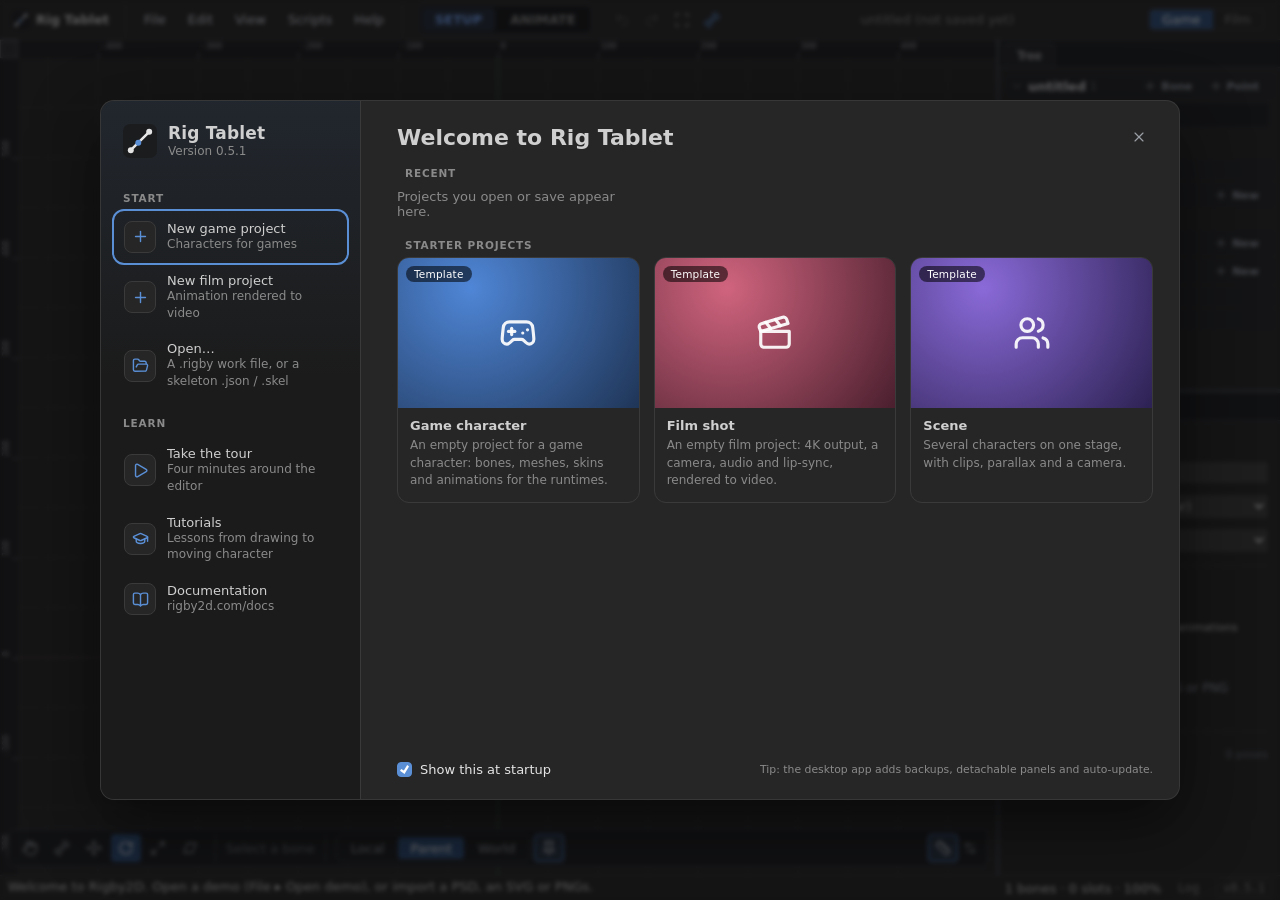
<file: index.html>
<!doctype html>
<html lang="en">
  <head>
    <meta charset="UTF-8" />
    <meta name="viewport" content="width=device-width, initial-scale=1.0, viewport-fit=cover" />
    <title>Rig Tablet</title>
    <!-- Installable app (iPad: Share ▸ Add to Home Screen opens it full screen, offline). -->
    <link rel="manifest" href="manifest.webmanifest" />
    <link rel="apple-touch-icon" href="pwa/apple-touch-icon.png" />
    <meta name="apple-mobile-web-app-capable" content="yes" />
    <meta name="mobile-web-app-capable" content="yes" />
    <meta name="apple-mobile-web-app-status-bar-style" content="black-translucent" />
    <meta name="apple-mobile-web-app-title" content="Rig Tablet" />
    <meta name="theme-color" content="#1b1c1e" />
    <link rel="icon" type="image/png" href="pwa/icon-192.png" />
    <script src="./assets/tablet-fixes.js"></script>
    <script type="module" crossorigin src="./assets/main-CVWDhsYX.js"></script>
    <link rel="modulepreload" crossorigin href="./assets/rolldown-runtime-hePW80VL.js">
    <link rel="modulepreload" crossorigin href="./assets/interop-BYtR0Jw9.js">
    <link rel="modulepreload" crossorigin href="./assets/path-CiM2TmSP.js">
    <link rel="modulepreload" crossorigin href="./assets/output-CyLOa8ob.js">
    <link rel="modulepreload" crossorigin href="./assets/window-pHGx5qse.js">
    <link rel="modulepreload" crossorigin href="./assets/prefs-CEXtYwJn.js">
    <link rel="modulepreload" crossorigin href="./assets/webview-CvNWatMx.js">
    <link rel="modulepreload" crossorigin href="./assets/themeui-CItxSFNN.js">
    <link rel="modulepreload" crossorigin href="./assets/renderer-GFtNoTVq.js">
    <link rel="modulepreload" crossorigin href="./assets/offline-Dm1hfR66.js">
    <link rel="stylesheet" crossorigin href="./assets/themeui-CNIZOYgX.css">
    <link rel="stylesheet" crossorigin href="./assets/main-BqGsmy1c.css">
  </head>
  <body>
    <div id="app">
      <nav id="menubar"></nav>
      <aside id="dock-left" class="dock-region" data-region="left"></aside>
      <div id="split-left" class="split-v"></div>
      <main id="center" data-tut="viewport">
        <canvas id="viewport-gl"></canvas>
        <canvas id="viewport"></canvas>
        <div id="viewbar"></div>
      </main>
      <div id="split-right" class="split-v"></div>
      <aside id="dock-right" class="dock-region" data-region="right"></aside>
      <div id="split-bottom" class="split-h"></div>
      <div id="dock-bottom" class="dock-region" data-region="bottom"></div>
      <footer id="status"><span id="status-text"></span><span class="status-right"><span id="status-info"></span><button id="status-community" title="Discord: show your work, get help, hear about every release" data-i18n-title>Discord</button><button data-i18n id="status-log" title="Show the log (View ▸ Log)" data-i18n-title>Log</button><button id="status-version" title="About Rigby2D" data-i18n-title></button></span></footer>
      <!-- The panels: the dock (dockui.js) moves each into its tab group. -->
      <div id="dock-parking" hidden>
        <section id="tree" class="panel" data-tut="tree"></section>
        <section id="rig" class="panel" data-tut="rig"></section>
        <section id="properties" class="panel" data-tut="inspector"><div class="content scroll"></div></section>
        <section id="timeline" data-tut="timeline">
          <div id="controls"></div>
          <div class="dopesheet-wrap">
            <div data-i18n class="empty">No animation. Press ＋ New or Tab to start animating.</div>
            <div id="dopesheet"><canvas></canvas></div>
            <div id="graph" hidden><canvas></canvas></div>
          </div>
        </section>
      </div>
    </div>
  </body>
</html>
</file>
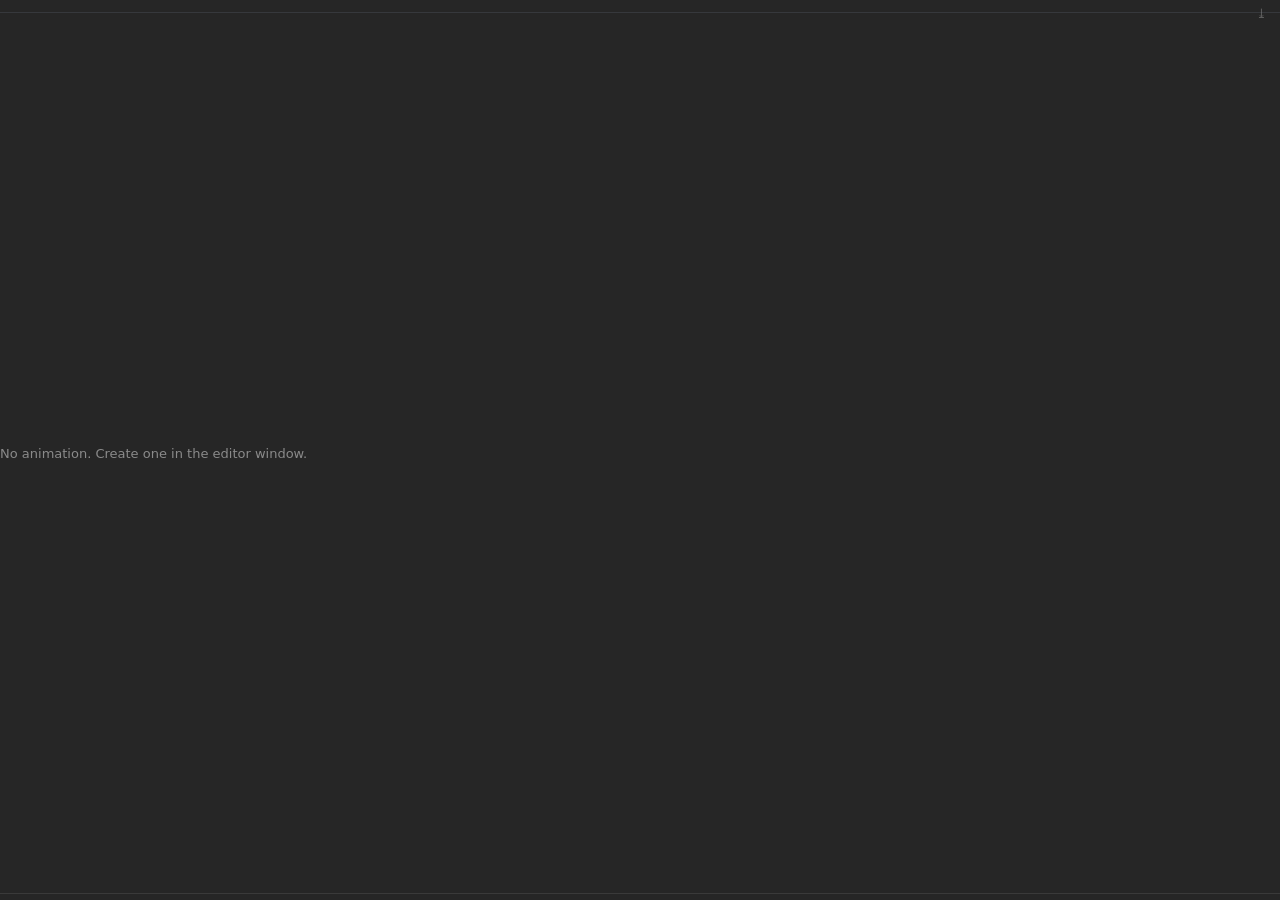
<file: panel.html>
<!doctype html>
<html lang="en">
  <head>
    <meta charset="UTF-8" />
    <meta name="viewport" content="width=device-width, initial-scale=1.0" />
    <title>Rigby2D</title>
    <link rel="icon" type="image/svg+xml" href="./assets/rigby2d-icon-dark-CGr4vMEi.svg" />
    <script type="module" crossorigin src="./assets/panel-D8b-JhzL.js"></script>
    <link rel="modulepreload" crossorigin href="./assets/rolldown-runtime-hePW80VL.js">
    <link rel="modulepreload" crossorigin href="./assets/interop-BYtR0Jw9.js">
    <link rel="modulepreload" crossorigin href="./assets/path-CiM2TmSP.js">
    <link rel="modulepreload" crossorigin href="./assets/output-CyLOa8ob.js">
    <link rel="modulepreload" crossorigin href="./assets/window-pHGx5qse.js">
    <link rel="modulepreload" crossorigin href="./assets/prefs-CEXtYwJn.js">
    <link rel="modulepreload" crossorigin href="./assets/webview-CvNWatMx.js">
    <link rel="modulepreload" crossorigin href="./assets/themeui-CItxSFNN.js">
    <link rel="stylesheet" crossorigin href="./assets/themeui-CNIZOYgX.css">
  </head>
  <body>
    <div id="app" class="panel-only">
      <button id="panel-dock" class="panel-detach-btn" title="Dock this panel back into the editor">⤓</button>
      <div id="panel-body"></div>
      <footer id="status"><span id="status-text"></span><span class="status-right"><span id="status-info"></span></span></footer>
    </div>
  </body>
</html>
</file>
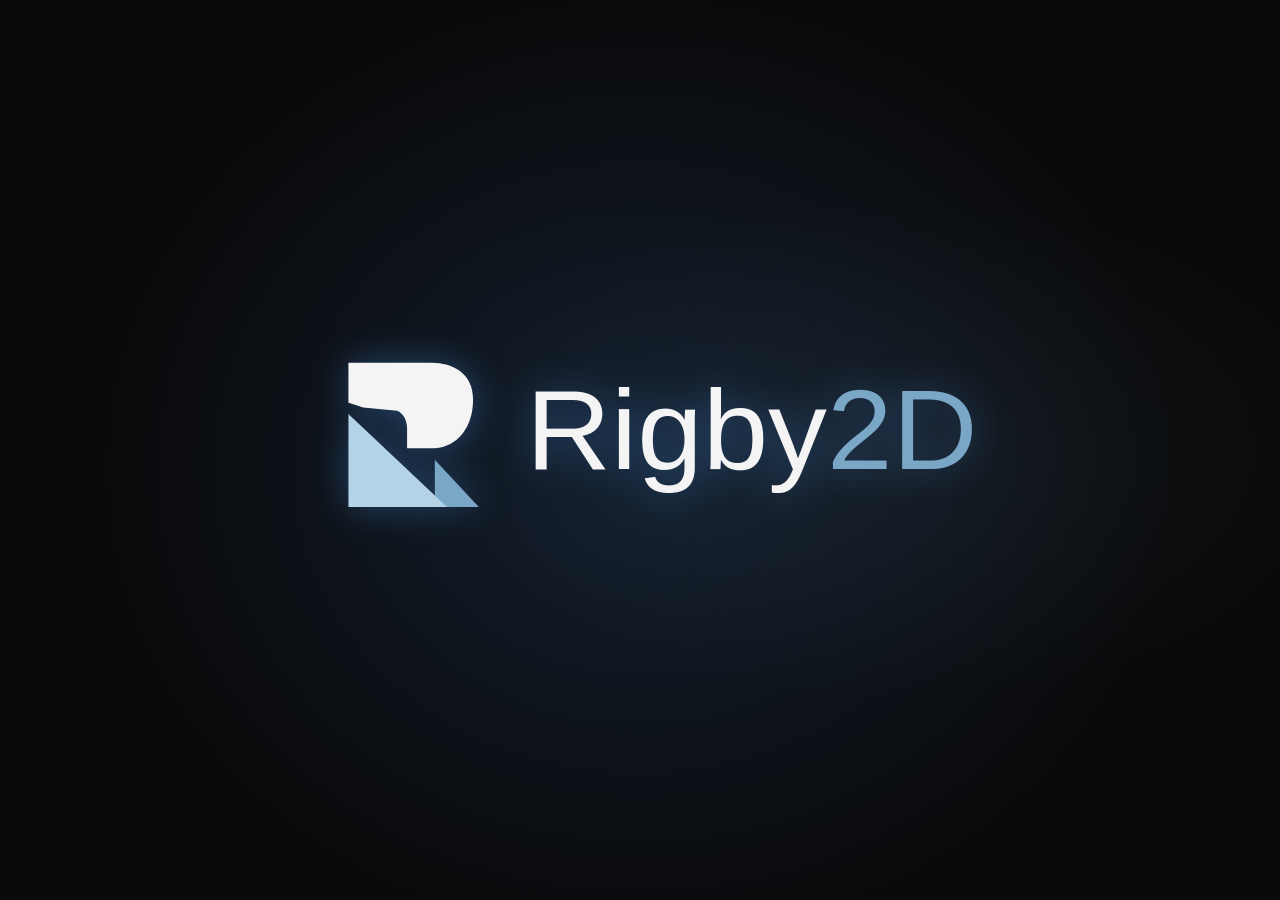
<file: splash.html>
<!doctype html>
<html lang="en">
  <head>
    <meta charset="UTF-8" />
    <meta name="viewport" content="width=device-width, initial-scale=1.0" />
    <title>Rigby2D</title>
    <link rel="icon" type="image/svg+xml" href="./assets/rigby2d-icon-dark-CGr4vMEi.svg" />
    <style>html,body{color:#a9adb5;-webkit-user-select:none;user-select:none;cursor:default;background:#0a0a0b;height:100%;margin:0;font:11px system-ui,-apple-system,BlinkMacSystemFont,Segoe UI,Roboto,Noto Sans,Ubuntu,Cantarell,Helvetica Neue,sans-serif;overflow:hidden}body{background:radial-gradient(60% 75% at 50% 52%,#408ce629,#0000 70%),radial-gradient(50% 40% at 70%,#7ba7c712,#0000 70%),#0a0a0b}#lockup{opacity:0;clip-path:inset(0 100% 0 0);filter:drop-shadow(0 0 18px #50a0ff59);width:56%;position:absolute;top:50%;left:50%;transform:translate(-46%,-50%)}#lockup.reveal{clip-path:inset(0);opacity:1;transition:clip-path .55s cubic-bezier(.2,.7,.2,1),opacity .25s ease-out,transform .8s cubic-bezier(.2,.7,.2,1);transform:translate(-50%,-50%)}#note{letter-spacing:.04em;transition:opacity .3s;position:absolute;bottom:10px;right:14px}#art,#credit,#version,#start,#bar{display:none}body.art{background:radial-gradient(55% 80% at 62% 55%,#7ba7c729,#0000 70%),#0a0a0b}body.art #note{display:none}body.art #art{width:100%;height:100%;display:block;position:absolute;top:0;bottom:0;left:0;right:0}body.art #lockup{opacity:1;clip-path:none;filter:none;width:220px;top:26px;left:30px;transform:none}body.art #credit{color:#6b7079;font-size:11px;line-height:1.5;display:block;position:absolute;bottom:22px;left:32px}#credit b{color:#f4f4f5;font-size:13px;font-weight:600;display:block}body.art #version{color:#565a62;display:block;position:absolute;top:22px;right:28px}body.art #start{color:#6b7079;pointer-events:none;background:#26272b;border:0;border-radius:8px;padding:10px 26px;font:600 13px system-ui,-apple-system,BlinkMacSystemFont,Segoe UI,Roboto,Noto Sans,Ubuntu,Cantarell,Helvetica Neue,sans-serif;transition:background .4s,color .4s;display:block;position:absolute;bottom:22px;right:26px}body.art #start.ready{color:#0a0a0b;cursor:pointer;pointer-events:auto;background:#f4f4f5}body.art #start.ready:hover{background:#b5d3e7}body.art #start:focus-visible{outline-offset:2px;outline:2px solid #7ba7c7}body.art #bar{background:#7ba7c7;width:0;height:2px;transition:width .4s,opacity .4s;display:block;position:absolute;bottom:0;left:0}body.leaving{opacity:0;transition:opacity .25s ease-in}</style>
    <script type="module" crossorigin src="./assets/splash-GZuKtjde.js"></script>
    <link rel="modulepreload" crossorigin href="./assets/rolldown-runtime-hePW80VL.js">
    <link rel="modulepreload" crossorigin href="./assets/interop-BYtR0Jw9.js">
    <link rel="modulepreload" crossorigin href="./assets/window-pHGx5qse.js">
    <link rel="modulepreload" crossorigin href="./assets/renderer-GFtNoTVq.js">
    <link rel="modulepreload" crossorigin href="./assets/prefs-CEXtYwJn.js">
  </head>
  <body data-tauri-drag-region>
    <canvas id="art"></canvas>
    <img id="lockup" alt="Rigby2D" draggable="false" />
    <div id="credit"></div>
    <div id="version"></div>
    <button id="start" type="button">Start</button>
    <div id="bar"></div>
    <div id="note">Loading…</div>
  </body>
</html>
</file>
<file: assets/themeui-CNIZOYgX.css>
:root{--left:250px;--right:280px;--bottom:230px;--bg:#1b1b1b;--panel:#262626;--widget:#3c3c3c;--widget-hover:#4a4a4a;--border:#3a3a3a;--text:#cfcfcf;--weak:#8a8a8a;--accent:#5a8fd6;--selected:#2d4f7c;--lightningcss-light: ;--lightningcss-dark:initial;--lightningcss-light: ;--lightningcss-dark:initial;color-scheme:dark;--surface-0:#141516;--surface-1:#1b1c1e;--surface-2:#232427;--surface-3:#2c2d31;--surface-hover:#35373b;--line:#36383c;--line-soft:#ffffff12;--fg:#e4e4e4;--fg-muted:#9a9ea5;--fg-faint:#6d7178;--ui-accent:#5a8fd6;--ui-accent-hover:#6d9de0;--ui-accent-soft:#5a8fd633;--ui-selected:#2d4f7c;--success:#5fbf86;--warning:#d9a03f;--danger:#d9655c;--bone-hover:#ff46cde6;--font-ui:system-ui, "Segoe UI", sans-serif;--font-mono:ui-monospace, "JetBrains Mono", Consolas, monospace;--text-xs:11px;--text-sm:12px;--text-md:13px;--text-lg:15px;--text-xl:20px;--space-1:4px;--space-2:8px;--space-3:12px;--space-4:16px;--space-5:24px;--radius-sm:4px;--radius-md:6px;--radius-lg:10px;--radius-full:999px;--control-h:26px;--button-h:28px;--shadow-popover:0 10px 28px #00000073;--shadow-dialog:0 24px 64px #0000008c;--shadow-tour:0 40px 120px #0009;--z-panel:100;--z-dialog:200;--z-popover:1000;--z-toast:3000;--z-tour:4000}*{box-sizing:border-box}html,body{background:var(--bg);height:100%;color:var(--text);-webkit-user-select:none;user-select:none;margin:0;font:13px system-ui,-apple-system,BlinkMacSystemFont,Segoe UI,Roboto,Noto Sans,Ubuntu,Cantarell,Helvetica Neue,sans-serif;overflow:hidden}#app{--left-col:var(--left);--sl-col:4px;--right-col:var(--right);--sr-col:4px;--bottom-row:var(--bottom);--sb-row:4px;grid-template-columns:minmax(0, var(--left-col)) var(--sl-col) minmax(300px, 1fr) var(--sr-col) minmax(0, var(--right-col));grid-template-rows:auto minmax(0, 1fr) var(--sb-row) var(--bottom-row) auto;grid-template-areas:"menu menu menu menu menu""left sl center sr right""sb sb sb sb sb""time time time time time""status status status status status";height:100vh;display:grid}#app.dock-no-left{--left-col:0px;--sl-col:0px}#app.dock-no-right{--right-col:0px;--sr-col:0px}#app.dock-no-bottom{--bottom-row:0px;--sb-row:0px}#app.dock-no-left #dock-left,#app.dock-no-left #split-left,#app.dock-no-right #dock-right,#app.dock-no-right #split-right,#app.dock-no-bottom #dock-bottom,#app.dock-no-bottom #split-bottom{display:none}#app.panel-only{grid-template:"body"minmax(0,1fr)"status"/1fr;position:relative}#panel-body{flex-direction:column;grid-area:body;min-width:0;min-height:0;display:flex}#panel-body>*{flex:1;min-height:0}#app.panel-only #tree,#app.panel-only #rig,#app.panel-only #properties{flex-direction:column;flex:1 1 0;min-height:0;display:flex}#timeline,#properties{position:relative}.panel-detach-btn{z-index:5;width:22px;height:20px;color:var(--text);background:var(--widget);border:1px solid var(--border);cursor:pointer;border-radius:3px;padding:0;font-size:13px;line-height:1;position:absolute;top:3px;right:8px}.panel-detach-btn:hover{background:var(--widget-hover)}#menubar{background:var(--panel);border-bottom:1px solid var(--border);grid-area:menu;align-items:center;gap:2px;padding:3px 6px;display:flex}#center{grid-area:center;min-width:0;min-height:0;position:relative}#split-left{grid-area:sl}#split-right{grid-area:sr}#dock-left{grid-area:left}#dock-right{grid-area:right}#dock-bottom{grid-area:time}#tree{padding:4px 0}#properties .content{flex:1}.tree-scroll{flex:1;padding:0 6px}.tree-heading{color:var(--fg-strong,#e6e6e6);cursor:pointer;border-bottom:1px solid var(--border);align-items:center;gap:6px;margin-top:2px;padding:3px 2px;font-weight:600;display:flex}.tree-heading .count{color:var(--weak);font-size:11px;font-weight:400}.tree-heading .actions{margin-left:auto}.twisty{width:12px;color:var(--weak);font-size:10px}.twisty.right{float:right;cursor:pointer}.row.attachment{color:var(--weak);font-size:12px}.row.attachment.visible{color:var(--fg-strong,#e6e6e6)}.row.weak{color:var(--weak)}#viewbar{align-items:center;gap:var(--space-1);padding:var(--space-1) 6px;scrollbar-width:none;background:color-mix(in srgb, var(--surface-1) 92%, transparent);border:1px solid var(--line);border-radius:var(--radius-md);pointer-events:auto;flex-wrap:nowrap;display:flex;position:absolute;bottom:8px;left:8px;right:8px;overflow:auto hidden;container-type:inline-size}#viewbar>*{flex:none}#viewbar .toolgroup{align-items:center;gap:2px;display:flex}#viewbar .tool{height:var(--button-h);padding:0 var(--space-2);color:var(--fg-muted);border-radius:var(--radius-sm);background:0 0;border:1px solid #0000;align-items:center;gap:6px;display:inline-flex}#viewbar .tool:hover{color:var(--fg);background:var(--surface-hover)}#viewbar .tool.active{color:var(--fg-strong,#fff);background:var(--ui-selected)}#viewbar .fields input.drag{width:84px}#viewbar .toolbar-hint{color:var(--fg-faint);white-space:nowrap}#viewbar .toolbar-spacer{flex:1 1 0;min-width:0}#viewbar .toggle-with-options{align-items:center;gap:1px;display:inline-flex}#viewbar .autokey.on{color:var(--fg-strong,#fff);background:color-mix(in srgb, var(--danger) 25%, transparent);border-color:var(--danger)}#viewbar .autokey.on svg{color:var(--danger)}.keybtn.none svg{color:var(--success)}.keybtn.changed svg{color:var(--warning)}.keybtn.keyed svg{color:var(--danger);fill:currentColor}@container (width<=1240px){#viewbar .tool-label,#viewbar .ui-toggle span{display:none}#viewbar .tool,#viewbar .ui-toggle{padding:0 6px}}@container (width<=640px){#viewbar .toolbar-hint{display:none}}#split-bottom{grid-area:sb}#timeline{background:var(--panel);flex-direction:column;min-height:0;display:flex}#status{background:var(--panel);border-top:1px solid var(--border);white-space:nowrap;grid-area:status;justify-content:space-between;gap:12px;padding:3px 8px;display:flex;overflow:hidden}#status-text{text-overflow:ellipsis;overflow:hidden}#status-version{color:var(--weak);border:1px solid var(--border);cursor:pointer;background:0 0;border-radius:4px;flex:none;padding:0 6px;font:11.5px/16px ui-monospace,Consolas,monospace}#status-version:hover{color:var(--text);border-color:var(--weak)}.split-v,.split-h{background:var(--border)}.split-v{cursor:col-resize}.split-h{cursor:row-resize}#viewport-gl{pointer-events:none;width:100%;height:100%;display:block;position:absolute;top:0;bottom:0;left:0;right:0}#viewport{cursor:crosshair;touch-action:none;width:100%;height:100%;display:block;position:absolute;top:0;bottom:0;left:0;right:0}.panel{background:var(--panel);flex-direction:column;min-width:0;min-height:0;padding:6px 8px;display:flex;overflow:hidden}#inspector .content{flex:1}.scroll{min-height:0;overflow:auto}#hierarchy .tree{border-bottom:1px solid var(--border);flex:0 60%;margin-bottom:6px}#hierarchy .order{flex:auto}.header{border-bottom:1px solid var(--border);justify-content:space-between;align-items:center;margin-bottom:4px;display:flex}h2{color:var(--fg-strong,#e6e6e6);margin:4px 0 6px;font-size:16px;font-weight:600}strong{color:var(--fg-strong,#e6e6e6);margin:4px 0;display:block}hr{border:none;border-top:1px solid var(--border);margin:8px 0}p{margin:4px 0}ol{margin:4px 0;padding-left:20px}li{margin-bottom:4px}.small{font-size:11px}.weak{color:var(--weak)}.mono{white-space:pre;font-family:ui-monospace,Consolas,monospace}.row{cursor:pointer;white-space:nowrap;text-overflow:ellipsis;border-radius:3px;padding:2px 4px;overflow:hidden}.row:hover{background:var(--widget)}.row.selected{background:var(--selected);color:var(--fg-strong,#fff)}.row.bone-hover{background:#ff46cd47}.row.slot{color:var(--slot-fg,#b4c8a0)}.row.slot .slot-shown{color:var(--weak);font-size:12px}.row.slot .twisty{color:var(--weak);font-size:11px}.order-row{align-items:center;gap:2px;display:flex}.order-row .row{flex:1}.order-row .row[title="Drag to reorder"]{cursor:grab}.order-row.dragging{opacity:.45}.order-row.dragging .row{outline:1px dashed var(--accent);outline-offset:-1px}.order-dropline{border-top:2px solid var(--accent);pointer-events:none;z-index:60;border-radius:2px;height:0;position:fixed;transform:translateY(-1px)}.order-dropline:before,.order-dropline:after{content:"";background:var(--accent);border-radius:50%;width:4px;height:4px;position:absolute;top:-3px}.order-dropline:before{left:-2px}.order-dropline:after{right:-2px}.order-viewer{z-index:61;background:var(--panel);border:1px solid var(--border);pointer-events:none;border-radius:6px;flex-direction:column;gap:3px;width:148px;padding:6px;display:flex;position:fixed;box-shadow:0 6px 20px #00000080}.order-viewer .ov-cap{letter-spacing:.04em;text-transform:uppercase;color:var(--weak);text-align:center;font-size:10px}.order-viewer .ov-seam{border-top:1px dashed var(--border);height:0;margin:1px 10px}.order-viewer .ov-cell{border:1px solid var(--border);background:var(--bg);border-radius:4px;align-items:center;gap:7px;min-height:44px;padding:4px;display:flex}.order-viewer .ov-dragged{border-color:var(--accent);box-shadow:0 0 0 1px var(--accent) inset;background:var(--selected)}.order-viewer .ov-thumb{background:repeating-conic-gradient(var(--checker-a,#2a2a2a) 0% 25%, var(--checker-b,#202020) 0% 50%) 0 0 / 10px 10px;border-radius:3px;flex:none;justify-content:center;align-items:center;width:32px;height:32px;display:flex;overflow:hidden}.order-viewer .ov-thumb canvas{object-fit:contain;width:32px;height:32px}.order-viewer .ov-noimg{color:var(--weak);font-size:14px}.order-viewer .ov-name{white-space:nowrap;text-overflow:ellipsis;flex:1;min-width:0;font-size:11px;overflow:hidden}.order-viewer .ov-empty{color:var(--weak);background:0 0;border-style:dashed;justify-content:center}.order-viewer .ov-empty-icon{opacity:.8;font-size:13px}.order-viewer .ov-empty-text{font-size:10px}button,select,input[type=text]{font:inherit;color:var(--text);background:var(--widget);border:1px solid #0000;border-radius:3px;padding:2px 6px}button{cursor:pointer}button:hover:not(:disabled),select:hover:not(:disabled){background:var(--widget-hover)}button:disabled,select:disabled,input:disabled{opacity:.45;cursor:default}button.small{padding:0 4px;font-size:10px}input[type=text]:focus,select:focus{border-color:var(--accent);outline:none}input.drag{cursor:ew-resize;text-align:center;width:72px}input.drag:not([readonly]){cursor:text;text-align:left}input[type=color]{background:0 0;border:none;width:40px;height:22px;padding:0}#menubar .menu-title,#menubar .tool{background:0 0}#menubar .menu-title:hover,#menubar .tool:hover{background:var(--widget)}#menubar .tool.active{background:var(--selected);color:var(--fg-strong,#fff)}#menubar .mode-switch{margin:0 var(--space-2);background:var(--surface-0);border:1px solid var(--line);border-radius:var(--radius-md);gap:2px;padding:2px;display:flex}#menubar .mode{min-width:64px;padding:3px var(--space-3);color:var(--weak);border-radius:var(--radius-sm);background:0 0;font-weight:700}#menubar .mode:hover:not(.active){background:var(--surface-hover)}#menubar .mode:hover{color:var(--text)}#menubar .mode.setup.active{color:var(--mode-setup,#78aaff);background:color-mix(in srgb, var(--mode-setup,#78aaff) 14%, transparent)}#menubar .mode.animate.active{color:var(--mode-animate,#ff825f);background:color-mix(in srgb, var(--mode-animate,#ff785a) 16%, transparent);text-shadow:0 0 8px color-mix(in srgb, var(--mode-animate,#ff785a) 85%, transparent);box-shadow:0 0 12px color-mix(in srgb, var(--mode-animate,#ff785a) 35%, transparent)}.pref-scale{align-items:center;gap:8px;display:inline-flex}.pref-scale input{width:160px}.pref-scale-value{text-align:right;font-variant-numeric:tabular-nums;min-width:3.5em}#menubar .quick-actions{gap:2px;margin-left:6px;display:flex}#menubar .quick-btn{color:var(--weak);background:0 0;justify-content:center;align-items:center;padding:3px 5px;display:inline-flex}#menubar .quick-btn:hover:not(:disabled){background:var(--widget);color:var(--text)}#menubar .quick-btn:disabled{opacity:.35}#menubar .quick-btn.on{color:var(--accent)}.vsep{background:var(--border);align-self:stretch;width:1px;margin:0 6px}.popup{z-index:100;background:var(--popup-bg,#2b2b2b);border:1px solid var(--line-strong,#444);overscroll-behavior:contain;border-radius:4px;min-width:180px;max-height:calc(100vh - 8px);padding:4px;position:fixed;overflow-y:auto;box-shadow:0 6px 20px #00000080}.popup .item{text-align:left;background:0 0;justify-content:space-between;gap:24px;width:100%;padding:3px 8px;display:flex}.popup .item:hover:not(:disabled){background:var(--selected)}.popup label.item{cursor:pointer;justify-content:flex-start;gap:4px}.popup .shortcut{color:var(--weak)}.popup .sep{border-top:1px solid var(--line-strong,#444);margin:4px 0}.popup .help{white-space:nowrap;padding:4px 8px}.submenu-popup{z-index:101}.popup .item.active{font-weight:600}.popup .item.unsaved{color:var(--warning-fg,#e6a23c)}.layout-legend{align-items:center;gap:2px;display:flex}.layout-list{flex-direction:column;gap:4px;max-height:340px;display:flex;overflow:auto}.layout-row{border-bottom:1px solid var(--border);align-items:center;gap:8px;padding:4px 4px 4px 2px;display:flex}.layout-row>input[type=text]{flex:1;min-width:80px}.layout-dot{border-radius:var(--radius-full);flex:none;width:8px;height:8px}.layout-row.active .layout-dot{background:var(--ui-accent)}.layout-row.dirty .layout-dot{background:var(--warning)}.layout-badge{color:var(--warning);font-size:var(--text-xs);white-space:nowrap}.layout-actions{gap:4px;display:flex}.grid{grid-template-columns:auto 1fr;align-items:center;gap:6px 8px;margin-bottom:4px;display:grid}.grid.three{grid-template-columns:auto 1fr auto}.grid input[type=text]:not(.drag),.grid select{width:100%}.cell{align-items:center;gap:4px;min-width:0;display:flex}.key{color:gray}.key.on{color:var(--warning-fg,#ffbe3c)}.buttons{flex-wrap:wrap;gap:6px;margin:8px 0 4px;display:flex}.radio{cursor:pointer;margin:2px 0;display:block}#inspector select[class=""],#inspector>.content>select{margin-top:6px}#controls{align-items:center;gap:var(--space-2);padding:6px var(--space-2);scrollbar-width:none;border-bottom:1px solid var(--line);flex-wrap:nowrap;display:flex;overflow:auto hidden;container-type:inline-size}#controls>*{flex:none}#controls .tl-group{align-items:center;gap:2px;display:flex}#controls .tl-animation{gap:var(--space-1)}#controls .tl-spacer{flex:1 1 0;min-width:0}#controls .tl-label,#controls .tl-empty{color:var(--fg-muted);white-space:nowrap}#controls select{width:140px}#controls select.speed{width:68px}#controls select.fps{width:84px}#controls .time-readout{min-width:21ch;margin:0 var(--space-2);display:inline-block}#controls .ui-btn-ghost.active{color:var(--fg-strong,#fff);background:var(--ui-selected)}#controls .ui-btn-ghost{color:var(--fg-muted)}@container (width<=1640px){#controls .tl-label,#controls .ui-toggle span,#controls .ui-btn .ui-btn-label-hide{display:none}#controls .ui-toggle{padding:0 6px}#controls .time-readout{min-width:0;margin:0 var(--space-1)}}@container (width<=1400px){#controls .tl-animation input[type=text]{display:none}#controls select{width:110px}}#timeline{container:timeline/inline-size}@container timeline (width<=1180px){#controls{row-gap:var(--space-1);flex-wrap:wrap}#controls .tl-spacer{display:none}}.dopesheet-wrap{flex:1;min-height:0;display:flex;position:relative}.dopesheet-wrap .empty{color:var(--weak);margin:auto}#dopesheet,#graph{flex:1;min-height:0;overflow:hidden auto}#graph{overflow:hidden}#dopesheet canvas,#graph canvas{touch-action:none;display:block}.keybtn{background:0 0;padding:0 4px;font-size:12px;line-height:18px}.keybtn.none{color:var(--success-fg,#5ac86e)}.keybtn.changed{color:var(--warning-fg,#ffa032)}.keybtn.keyed{color:var(--danger-fg,#f04646)}#menubar .autokey{color:var(--weak);background:0 0}#menubar .autokey.on{color:var(--danger-fg,#f04646);font-weight:600}.popup table.keys{border-collapse:collapse;margin:4px 0}.popup table.keys td{white-space:nowrap;padding:1px 10px 1px 0}.popup table.keys td:first-child{color:var(--accent);font-family:ui-monospace,Consolas,monospace}.segmented{border:1px solid var(--border);border-radius:4px;display:inline-flex;overflow:hidden}.segmented button{background:0 0;border:0;border-radius:0}.segmented button.active{background:var(--selected);color:var(--fg-strong,#fff)}.inspector-tabs{margin:0 0 8px;display:flex}.inspector-tabs button{flex:1;padding:4px 8px}table.props{border-collapse:collapse;width:100%;margin:4px 0 8px}table.props th{text-align:left;color:var(--weak);padding:2px 4px;font-size:11px;font-weight:400}table.props td{padding:1px 4px}table.props tr.weak td{opacity:.55}table.props input.drag{width:100%}label.check{cursor:pointer;align-items:center;gap:4px;display:inline-flex}fieldset.plain{border:0;min-width:0;margin:0;padding:0}details>summary{cursor:pointer;color:var(--weak);margin:6px 0 2px}.modal-backdrop{z-index:200;background:#0000008c;justify-content:center;align-items:center;display:flex;position:fixed;top:0;bottom:0;left:0;right:0}.modal{background:var(--panel);border:1px solid var(--border);-webkit-user-select:text;user-select:text;border-radius:6px;flex-direction:column;gap:10px;width:min(560px,100vw - 32px);max-height:calc(100vh - 48px);padding:16px 18px;display:flex;overflow:auto;box-shadow:0 12px 40px #0009}.modal h3{margin:0;font-size:15px}.modal .checks{flex-direction:column;gap:4px;margin:10px 0;display:flex}.modal-columns{gap:16px;display:flex}.modal-columns>div{flex:1;min-width:0}.checklist{background:var(--bg);border:1px solid var(--border);border-radius:4px;max-height:180px;margin-top:4px;padding:6px;overflow:auto}.checklist label{white-space:nowrap;text-overflow:ellipsis;padding:1px 0;display:block;overflow:hidden}.modal-buttons{justify-content:flex-end;gap:8px;display:flex}.modal button.primary{background:var(--accent);color:var(--on-accent,white)}.frame-input{width:70px}.progress{background:var(--bg);border-radius:3px;height:6px;overflow:hidden}.progress .bar{background:var(--accent);height:100%}.poses summary{cursor:pointer;padding:2px 0}.pose-save{gap:6px;margin:6px 0;display:flex}.pose-save input[type=text]{flex:1;min-width:0}.pose-row{align-items:center;gap:4px;padding:2px 0;display:flex}.pose-row .pose-name{text-overflow:ellipsis;white-space:nowrap;flex:1;min-width:0;overflow:hidden}.pose-amount{align-items:center;gap:var(--space-2);margin:var(--space-2) 0;color:var(--fg-muted);font-size:var(--text-sm);display:flex}.pose-amount input[type=range],.controller input[type=range]{flex:1;width:100%;min-width:0}.pose-amount-value,.controller-value{text-align:right;min-width:3.2em;color:var(--fg-muted);font-size:var(--text-sm);font-variant-numeric:tabular-nums}#properties .content .section-title.pose-subtitle{margin:var(--space-4) 0 var(--space-2);padding-top:var(--space-3);border-top:1px solid var(--line-soft)}.pose-row{min-height:28px}.controller{gap:var(--space-2);padding:var(--space-2) var(--space-3);margin:var(--space-2) 0;background:var(--surface-2);border:1px solid var(--line-soft);border-radius:var(--radius-md);flex-direction:column;display:flex}.controller-head{align-items:center;gap:2px;display:flex}.controller-name{text-overflow:ellipsis;white-space:nowrap;flex:1;min-width:0;font-weight:600;overflow:hidden}.controller-value{margin-right:var(--space-1)}.controller-poses{align-items:center;gap:var(--space-2);display:flex}.controller-poses select{flex:1;min-width:0}.controller-arrow{color:var(--fg-faint)}.section-title{margin-top:8px;font-weight:600}#menubar .spacer{flex:1}#menubar .workspaces{border:1px solid var(--border);border-radius:4px;margin-right:8px;display:flex;overflow:hidden}#menubar .workspace-tab{color:var(--weak);background:0 0;border:0;border-radius:0;padding:2px 12px}#menubar .workspace-tab:hover{color:var(--text);background:var(--widget-hover)}#menubar .workspace-tab.active{color:var(--fg-strong,white);background:var(--selected)}.status-right{align-items:center;gap:10px;display:flex}#status-log{color:var(--weak);background:0 0;border:1px solid #0000;padding:0 6px;font-size:12px;line-height:16px}#status-log:hover{border-color:var(--border);color:var(--text)}#status-log.has-errors{color:var(--danger-fg,#ff8a80);border-color:var(--danger-line,#6b2b27);background:var(--danger-bg,#3a1d1b)}.float-window{z-index:150;background:var(--panel);border:1px solid var(--border);resize:both;-webkit-user-select:text;user-select:text;border-radius:6px;flex-direction:column;min-width:320px;min-height:160px;display:flex;position:fixed;overflow:hidden;box-shadow:0 12px 40px #0000008c}.float-header{background:var(--widget);cursor:move;-webkit-user-select:none;user-select:none;align-items:center;gap:8px;padding:5px 6px 5px 10px;display:flex}.float-header button{background:0 0;padding:0 6px}.float-spacer{flex:1}.log-window{width:min(760px,100vw - 32px);height:min(360px,100vh - 120px);bottom:40px;right:16px}.log-toolbar{border-bottom:1px solid var(--border);white-space:nowrap;align-items:center;gap:8px;padding:5px 8px;display:flex}.log-toolbar input[type=search]{width:160px}.log-list{flex:1;padding:2px 0;font:12px ui-monospace,Cascadia Mono,Consolas,monospace;overflow:auto}.log-entry{border-left:3px solid #0000;padding:1px 8px}.log-entry>summary{cursor:pointer}.log-entry>summary,div.log-entry{gap:8px;display:flex}.log-entry>summary:before{content:"▸";color:var(--weak)}.log-entry[open]>summary:before{content:"▾"}.log-time,.log-source{color:var(--weak);flex:none}.log-source{text-overflow:ellipsis;max-width:140px;overflow:hidden}.log-message{white-space:pre-wrap;word-break:break-word}.log-debug .log-message{color:var(--weak)}.log-warn{border-left-color:var(--warning-fg,#c9a227);background:color-mix(in srgb, var(--warning-tint,#c9a227) 7%, transparent)}.log-error{border-left-color:var(--danger-fg,#e05a4f);background:color-mix(in srgb, var(--danger-tint,#e05a4f) 9%, transparent)}.log-error .log-message{color:var(--danger-fg,#ffb4ad)}.log-trace{background:var(--bg);white-space:pre;color:var(--text);border-radius:4px;margin:2px 0 4px 18px;padding:6px 8px;overflow-x:auto}.log-filter.log-warn,.log-filter.log-error{background:0 0}.script-window{width:min(760px,100vw - 32px);height:min(520px,100vh - 120px);top:70px;left:calc(50% - 380px)}.script-body{flex:1;min-height:0;display:flex}.script-list{border-right:1px solid var(--border);flex:none;width:170px;padding:6px;overflow:auto}.script-item{cursor:pointer;white-space:nowrap;text-overflow:ellipsis;border-radius:3px;justify-content:space-between;padding:3px 6px;display:flex;overflow:hidden}.script-item:hover{background:var(--widget)}.script-item.selected{background:var(--selected)}.script-new{width:100%;margin-top:6px}.script-main{flex-direction:column;flex:1;min-width:0;display:flex}.script-bar{align-items:center;gap:8px;padding:6px 8px;display:flex}.script-bar a{color:var(--accent)}.script-name{width:220px}.script-code{resize:none;background:var(--bg);color:var(--text);border:1px solid var(--border);-moz-tab-size:4;tab-size:4;border-radius:4px;flex:1;margin:0 8px;padding:8px;font:13px/1.45 ui-monospace,Cascadia Mono,Consolas,monospace}.script-window button.primary{background:var(--accent);color:var(--on-accent,white)}.demo-grid{grid-template-columns:repeat(auto-fill,minmax(260px,1fr));gap:12px;display:grid}.demo-card{text-align:left;background:var(--bg);border:1px solid var(--border);cursor:pointer;border-radius:6px;flex-direction:column;gap:6px;padding:0 0 12px;display:flex;overflow:hidden}.demo-card:hover{border-color:var(--accent)}.demo-card:focus-visible{border-color:var(--accent)}.demo-card img{aspect-ratio:4/3;background:var(--well,#17181b);width:100%;height:auto;display:block}.demo-card strong,.demo-card span{padding:0 12px}.lipsync-grid{grid-template-columns:150px 1fr;align-items:center;gap:6px 10px;display:grid}.lipsync-text{resize:vertical;width:100%;font:inherit;background:var(--bg);color:var(--text);border:1px solid var(--border);border-radius:4px;padding:6px 8px}.lipsync-file{align-items:center;gap:10px;display:flex}.lipsync-error{color:var(--danger-fg,#f08a8a)}.lipsync-map{background:var(--bg);border:1px solid var(--border);border-radius:4px;gap:4px;padding:8px;display:grid}.lipsync-row{grid-template-columns:48px 210px 1fr;align-items:center;gap:10px;display:grid}.modal.modal-wide{width:min(720px,100vw - 32px)}.autorig-table{border:1px solid var(--border);border-radius:4px;max-height:320px;overflow:auto}.autorig-table table{border-collapse:collapse;width:100%}.autorig-table th{background:var(--widget);text-align:left;font-weight:600;position:sticky;top:0}.autorig-table th,.autorig-table td{white-space:nowrap;padding:3px 8px}.autorig-table tr:nth-child(2n) td{background:color-mix(in srgb, var(--overlay,#fff) 2%, transparent)}.script-reference{background:var(--bg);border:1px solid var(--border);white-space:pre;-webkit-user-select:text;user-select:text;border-radius:4px;max-height:45%;margin:6px 8px 0;padding:8px;font:12px/1.45 ui-monospace,Cascadia Mono,Consolas,monospace;overflow:auto}.script-reference[hidden]{display:none}.script-item.unsaved>span:first-child{font-style:italic}.coach{resize:none;z-index:180;width:min(340px,100vw - 32px);min-height:0;top:80px;left:16px}.coach-body{flex-direction:column;gap:8px;padding:10px 12px 12px;display:flex}.coach-progress{background:var(--bg);border-radius:2px;height:4px;overflow:hidden}.coach-progress .bar{background:var(--accent);height:100%;transition:width .3s}.coach-text{line-height:1.5}.coach-text kbd{border:1px solid var(--border);background:var(--widget);border-bottom-width:2px;border-radius:4px;padding:0 5px;font:12px ui-monospace,Consolas,monospace}.coach-action{align-self:flex-start}.coach-done{color:var(--success-fg,#7ee08a);font-weight:600}.coach-wait:before{content:"";background:var(--accent);border-radius:50%;width:7px;height:7px;margin-right:6px;animation:1.2s ease-in-out infinite coach-blink;display:inline-block}.coach-buttons{gap:8px;display:flex}.coach button.primary,.tutorials button.primary{background:var(--accent);color:var(--on-accent,white)}.coach-ring{z-index:170;pointer-events:none;border:2px solid var(--accent);box-shadow:0 0 0 4px color-mix(in srgb, var(--accent-tint,#5a8fd6) 25%, transparent), 0 0 18px color-mix(in srgb, var(--accent-tint,#5a8fd6) 55%, transparent);border-radius:8px;animation:1.4s ease-in-out infinite coach-pulse;position:fixed}.coach-ring.spot{border-radius:50%}.coach-ring.area{border:2px dashed color-mix(in srgb, var(--accent-tint,#5a8fd6) 70%, transparent);box-shadow:none;animation:none}.coach-ring[hidden]{display:none}.coach-praise{color:var(--success-fg,#7ee08a);margin-left:8px;font-weight:600}.coach-count{align-items:center;display:flex}@keyframes coach-pulse{50%{box-shadow:0 0 0 8px color-mix(in srgb, var(--accent-tint,#5a8fd6) 12%, transparent), 0 0 26px color-mix(in srgb, var(--accent-tint,#5a8fd6) 70%, transparent)}}@keyframes coach-blink{50%{opacity:.25}}@media (prefers-reduced-motion:reduce){.coach-ring,.coach-wait:before{animation:none}}.lesson-list{flex-direction:column;gap:6px;display:flex}.lesson{border:1px solid var(--border);border-radius:6px;align-items:center;gap:10px;padding:8px 10px;display:flex}.lesson.suggested{border-color:var(--accent);background:color-mix(in srgb, var(--accent-tint,#5a8fd6) 8%, transparent)}.lesson-mark{width:16px;color:var(--success-fg,#7ee08a);font-weight:700}.lesson-text{flex:1;min-width:0}.lesson-title{font-weight:600}.ai-steps{flex-direction:column;gap:10px;margin:0;padding-left:20px;display:flex}.ai-steps li>div{margin-top:2px}.ai-row{align-items:center;gap:8px;margin-top:6px;display:flex}.ai-link{flex:1;min-width:0;font:12px ui-monospace,Consolas,monospace}.ai-connect a.button{border-radius:4px;padding:4px 10px;text-decoration:none;display:inline-block}.ai-connect button.primary,.ai-connect a.button.primary{background:var(--accent);color:var(--on-accent,white)}.ai-code pre{background:var(--bg);border:1px solid var(--border);white-space:pre-wrap;word-break:break-all;-webkit-user-select:text;user-select:text;border-radius:4px;padding:8px;font:12px ui-monospace,Consolas,monospace}.row .onion-bonebtn{color:var(--weak);opacity:0;cursor:pointer;margin-left:4px}.row:hover .onion-bonebtn,.row .onion-bonebtn.on{opacity:1}.row .onion-bonebtn.on{color:var(--accent)}.row .onion-marks{letter-spacing:1px;margin-left:6px;font-size:10px}.row .onion-mark{cursor:help}#menubar .onion-notice{color:var(--warning-fg,#f0963c);border:1px solid color-mix(in srgb, var(--warning-tint,#f0963c) 40%, transparent);background:0 0;border-radius:4px;align-items:center;gap:6px;margin-left:8px;padding:1px 7px;font-weight:600;display:inline-flex}#menubar .onion-notice[hidden]{display:none}#menubar .onion-notice:hover{background:color-mix(in srgb, var(--warning-tint,#f0963c) 12%, transparent)}.onion-panel{flex-direction:column;gap:5px;min-width:230px;padding:2px;display:flex}.onion-panel .onion-title{color:var(--text);margin-bottom:2px;font-weight:600}.onion-panel .onion-row{justify-content:space-between;align-items:center;gap:8px;display:flex}.onion-panel .onion-check{cursor:pointer;align-items:center;gap:6px;display:flex}.onion-panel .onion-num{width:56px}.onion-panel .onion-color{cursor:pointer;width:40px;height:22px;padding:0}.onion-panel .onion-sep{background:var(--border);height:1px;margin:3px 0}.onion-panel .onion-note{color:var(--weak);max-width:230px;font-size:11px;line-height:1.35}.onion-panel .onion-color-wrap{align-items:center;gap:4px;display:inline-flex}.onion-panel .onion-reset{color:var(--weak);border:1px solid var(--border);cursor:pointer;background:0 0;border-radius:4px;padding:0 5px;line-height:20px}.onion-panel .onion-reset:hover{background:var(--widget);color:var(--text)}.guides-panel{flex-direction:column;gap:5px;min-width:240px;padding:2px;display:flex}.guides-panel .guides-title{color:var(--text);margin-bottom:2px;font-weight:600}.guides-panel .guides-subtitle{color:var(--weak);text-transform:uppercase;letter-spacing:.5px;font-size:11px}.guides-panel .guides-row{cursor:pointer;align-items:center;gap:8px;display:flex}.guides-panel .guides-name{flex:1}.guides-panel .guides-color{cursor:pointer;width:40px;height:22px;padding:0}.guides-panel .guides-color-wrap{align-items:center;gap:4px;display:inline-flex}.guides-panel .guides-reset{color:var(--weak);border:1px solid var(--border);cursor:pointer;background:0 0;border-radius:4px;padding:0 5px;line-height:20px}.guides-panel .guides-reset:hover{background:var(--widget);color:var(--text)}.guides-panel .guides-sep{background:var(--border);height:1px;margin:3px 0}.guides-panel .guides-clear{color:var(--weak);border:1px solid var(--border);cursor:pointer;background:0 0;border-radius:4px;margin-top:2px;padding:2px 6px}.guides-panel .guides-clear:hover{background:var(--widget);color:var(--text)}.clip-card{border:1px solid var(--border);border-left:3px solid var(--accent);background:var(--bg);border-radius:5px;margin:6px 0;padding:6px 8px}.clip-head{gap:6px;margin-bottom:4px;display:flex}.clip-head select{flex:1}.tree-section .pad{padding:4px 8px 8px}#menubar .home-link{color:var(--text);white-space:nowrap;border-radius:4px;align-items:center;gap:6px;padding:2px 8px 2px 4px;font-weight:600;text-decoration:none;display:inline-flex}#menubar .home-link:hover{background:color-mix(in srgb, var(--overlay,#fff) 6%, transparent)}#menubar .home-link img{display:block}#menubar .doc-title{max-width:40vw;color:var(--weak);text-overflow:ellipsis;white-space:nowrap;font-size:13px;overflow:hidden}#menubar .doc-title.dirty{color:var(--text)}@media (max-width:900px){#menubar .home-link span{display:none}}:root{--popup:#2b2d31;--popup-border:#ffffff14;--hover:#ffffff0f;--accent-soft:#5a8fd638;--radius:6px;--shadow-pop:0 10px 28px #00000073, 0 1px 0 #ffffff0a inset}button:focus-visible{outline:2px solid var(--accent);outline-offset:1px}select:focus-visible{outline:2px solid var(--accent);outline-offset:1px}input:focus-visible{outline:2px solid var(--accent);outline-offset:1px}a:focus-visible{outline:2px solid var(--accent);outline-offset:1px}*{scrollbar-width:thin;scrollbar-color:var(--scroll-thumb,#4a4c52) transparent}::-webkit-scrollbar{width:10px;height:10px}::-webkit-scrollbar-thumb{background:var(--scroll-thumb,#45474d);background-clip:padding-box;border:3px solid #0000;border-radius:6px}::-webkit-scrollbar-thumb:hover{background-color:var(--scroll-thumb-hover,#5a5d64)}::-webkit-scrollbar-track{background:0 0}::-webkit-scrollbar-corner{background:0 0}#menubar{min-height:40px;padding:4px 8px}#menubar .menu-title{color:var(--fg-strong,#d9dbe0);border-radius:5px;padding:4px 9px}#menubar .menu-title:hover{background:var(--hover)}#menubar .menu-title.open{background:var(--widget);color:var(--fg-strong,#fff)}@keyframes popup-in{0%{opacity:0;transform:translateY(-3px)}}.popup{background:var(--popup);border:1px solid var(--popup-border);min-width:220px;box-shadow:var(--shadow-pop);border-radius:8px;padding:5px;animation:90ms ease-out popup-in}.popup .item{min-height:26px;color:var(--fg-strong,#dcdee3);border-radius:5px;align-items:center;padding:4px 10px}.popup .item:hover:not(:disabled){background:var(--accent-soft);color:var(--fg-strong,#fff)}.popup .item:disabled{opacity:.4}.popup .shortcut{color:var(--fg-muted-2,#8d919a);letter-spacing:.02em;font-size:11.5px}.popup .item:hover:not(:disabled) .shortcut{color:var(--fg-muted-2,#c9ccd3)}.popup .sep{border-top-color:color-mix(in srgb, var(--overlay,#fff) 7%, transparent);margin:5px 6px}.popup .item.submenu .shortcut{font-size:13px;line-height:1}.popup .item.submenu:has(>.submenu-popup){background:var(--accent-soft);color:var(--fg-strong,#fff)}.menubar-popup{border-top-left-radius:4px}.popup .item.recent{min-width:340px;max-width:520px;padding-top:5px;padding-bottom:5px}.recent-text{flex-direction:column;min-width:0;line-height:1.25;display:flex}.recent-name{text-overflow:ellipsis;white-space:nowrap;overflow:hidden}.recent-folder{color:var(--fg-muted-2,#8d919a);text-overflow:ellipsis;white-space:nowrap;text-align:left;direction:rtl;font-size:11px;overflow:hidden}.popup .item.recent .shortcut{flex:none;font-size:11px}.split-v,.split-h{background:var(--line);flex:none;transition:background .12s}.split-v:hover,.split-h:hover,.split-v.dragging,.split-h.dragging{background:var(--ui-accent)}.dock-split.split-h{height:4px}.dock-split.split-v{width:4px}.panel-detach-btn{color:var(--weak);opacity:.55;background:0 0;border-color:#0000;transition:opacity .12s,background .12s}#app.panel-only:hover .panel-detach-btn{opacity:1}.panel-detach-btn:focus-visible{opacity:1}.panel-detach-btn:hover{background:var(--widget);color:var(--text)}.modal{border-color:var(--popup-border);border-radius:10px;box-shadow:0 24px 64px #0000008c}.modal-backdrop{-webkit-backdrop-filter:blur(2px);backdrop-filter:blur(2px);background:#0a0b0d99;animation:.12s ease-out popup-in}.modal.dialog{gap:0;padding:0;overflow:hidden}.dialog-head{border-bottom:1px solid var(--border);justify-content:space-between;align-items:flex-start;gap:12px;padding:16px 18px 12px;display:flex}.dialog-head h3{color:var(--fg-strong,#eceef2);font-size:15px;font-weight:600}.dialog-sub{color:var(--weak);margin:4px 0 0}.dialog-close{width:28px;height:28px;color:var(--weak);background:0 0;border-radius:6px;flex:none;padding:0;font-size:13px}.dialog-close:hover:not(:disabled){background:var(--widget);color:var(--text)}.dialog-body{flex-direction:column;gap:14px;min-height:0;padding:14px 18px 18px;display:flex;overflow:auto}.dialog-toolbar{align-items:center;gap:10px;display:flex}.dialog-search{min-width:0;height:30px;font:inherit;color:var(--text);background:var(--bg);border:1px solid var(--border);border-radius:6px;flex:1;padding:0 10px}.dialog-search:focus{border-color:var(--accent);outline:none}.dialog-toolbar .segmented{border-radius:6px;flex:none}.dialog-toolbar .segmented button{padding:5px 10px}.dialog-empty{color:var(--weak);text-align:center;padding:24px 0}.modal.shortcuts-dialog{width:min(760px,100vw - 32px);height:min(640px,100vh - 48px)}.shortcut-groups{columns:2 300px;column-gap:28px}.shortcut-groups.filtered{columns:1}.shortcut-group{break-inside:avoid;margin-bottom:16px}.shortcut-group h4{letter-spacing:.06em;text-transform:uppercase;color:var(--fg-muted-2,#8d919a);margin:0 0 6px;font-size:11px;font-weight:600}.shortcut-row{border-bottom:1px solid color-mix(in srgb, var(--overlay,#fff) 4%, transparent);justify-content:space-between;align-items:center;gap:12px;padding:4px 0;display:flex}.keys-combo{flex:none;gap:3px;display:inline-flex}kbd{min-width:20px;color:var(--fg-strong,#e3e5ea);text-align:center;background:var(--kbd-bg,#34363c);border:1px solid var(--line-strong,#45474e);border-bottom-width:2px;border-radius:4px;padding:1px 6px;font:11.5px ui-monospace,Consolas,monospace;display:inline-block}.shortcut-groups.editing{columns:1}.shortcut-tools{color:var(--fg-muted-2,#a4a8b0);flex-wrap:wrap;align-items:center;gap:8px;margin:-4px 0 12px;font-size:12px;display:flex}.shortcut-tools[hidden]{display:none}.shortcut-tools-spacer{flex:1}.shortcut-tools button,.shortcut-base select{font-size:12px}.shortcut-flash{background:color-mix(in srgb, var(--accent-tint,#5c91e6) 14%, transparent);color:var(--accent-fg,#d6e2f5);border-radius:6px;flex-basis:100%;margin:2px 0 0;padding:6px 10px}.shortcut-row.flash{background:color-mix(in srgb, var(--accent-tint,#5c91e6) 10%, transparent)}.key-edits{flex-wrap:wrap;justify-content:flex-end;align-items:center;gap:6px;display:inline-flex}.key-edit{border-radius:6px;align-items:center;display:inline-flex}.key-edit:hover{background:color-mix(in srgb, var(--overlay,#fff) 6%, transparent)}.key-edit-combo,.key-edit-remove,.key-add,.key-reset{color:var(--fg-muted-2,#a4a8b0);cursor:pointer;background:0 0;border:0;padding:1px 3px;font-size:13px;line-height:1}.key-edit-remove{opacity:0}.key-edit:hover .key-edit-remove{opacity:1}.key-edit-remove:focus-visible{opacity:1}.key-edit-remove:hover{color:var(--danger-fg,#ff8a80)}.key-add{border:1px dashed var(--line-strong,#55585f);border-radius:5px;width:22px;height:22px}.key-add:hover,.key-reset:hover{color:var(--fg-strong,#e3e5ea);border-color:var(--fg-muted-2,#8d919a)}.key-record{border:1px solid var(--accent-line,#5c91e6);color:var(--accent-fg,#cfe0fb);border-radius:5px;padding:2px 8px;font-size:11.5px;animation:1.2s ease-in-out infinite key-record-pulse}@keyframes key-record-pulse{50%{background:color-mix(in srgb, var(--accent-tint,#5c91e6) 20%, transparent)}}.modal.about-dialog{width:min(480px,100vw - 32px)}.about-hero{align-items:center;gap:16px;display:flex}.about-hero img{flex:none}.about-name{color:var(--fg-strong,#f1f2f5);font-size:20px;font-weight:650}.about-version{color:var(--weak);align-items:center;gap:8px;margin-top:2px;display:flex}.badge{color:var(--accent-fg,#9cc1f5);background:var(--accent-soft);border-radius:999px;padding:1px 7px;font-size:11px;font-weight:600}.about-tagline{color:var(--fg-muted-2,#c4c7ce);margin:6px 0 0}.about-links{grid-template-columns:1fr 1fr;gap:8px;display:grid}.link-button{border:1px solid var(--border);background:0 0;border-radius:7px;justify-content:space-between;align-items:center;padding:8px 12px;display:flex}.link-button:hover:not(:disabled){background:var(--hover);border-color:var(--line-strong,#4a4d54)}.link-button .ext{color:var(--weak)}.about-fine{color:var(--weak);margin:0;font-size:11.5px;line-height:1.5}.demo-license{background:color-mix(in srgb, var(--warning-tint,#e6a23c) 8%, transparent);border:1px solid color-mix(in srgb, var(--warning-tint,#e6a23c) 28%, transparent);border-radius:8px;align-items:center;gap:10px;padding:9px 12px;display:flex}.demo-license p{color:var(--fg-muted-2,#c9ccd3);flex:1;margin:0;font-size:12px;line-height:1.45}.demo-license b{color:var(--warning-fg,#f0d3a2);display:inline}.demo-license-mark{width:24px;height:24px;color:var(--warning-fg,#f0c27a);background:color-mix(in srgb, var(--warning-tint,#e6a23c) 16%, transparent);border-radius:50%;flex:none;place-items:center;font-size:13px;font-weight:700;display:grid}.demo-license button.link{color:var(--warning-fg,#f0c27a);border:1px solid color-mix(in srgb, var(--warning-tint,#e6a23c) 35%, transparent);white-space:nowrap;background:0 0;border-radius:6px;flex:none;padding:4px 8px}.demo-license button.link:hover:not(:disabled){background:color-mix(in srgb, var(--warning-tint,#e6a23c) 14%, transparent)}.modal.choice-dialog{width:min(460px,100vw - 32px)}.choice-dialog p{margin:0;line-height:1.5}.dialog-actions{justify-content:flex-end;gap:8px;display:flex}.dialog-actions button{padding:6px 14px}.modal.prefs-dialog{width:min(820px,100vw - 32px);height:min(600px,100vh - 48px)}.prefs-layout{flex:1;gap:18px;min-height:0;display:flex}.prefs-side{flex-direction:column;flex:none;gap:14px;width:170px;display:flex}.prefs-nav{flex-direction:column;gap:2px;display:flex}.prefs-nav button{text-align:left;border-radius:var(--radius);background:0 0;padding:7px 10px}.prefs-nav button:hover{background:var(--hover)}.prefs-nav button.active{background:var(--accent-soft);color:var(--text)}.prefs-reset{align-self:flex-start}.prefs-page{flex-direction:column;flex:1;gap:4px;min-width:0;display:flex;overflow:auto}.pref-row{border-bottom:1px solid var(--border);justify-content:space-between;align-items:center;gap:18px;padding:10px 2px;display:flex}.pref-label{color:var(--text)}.pref-hint{color:var(--weak);margin-top:3px;font-size:12px;line-height:1.45}.pref-row select,.pref-number input{flex:none}.pref-number input{width:70px}.pref-note{color:var(--weak);margin:8px 0 0;font-size:12px;line-height:1.5}.addon-folder{word-break:break-all}.addon-list{flex-direction:column;gap:6px;display:flex}.addon{border:1px solid var(--border);border-radius:var(--radius);align-items:flex-start;gap:10px;padding:10px;display:flex}.addon.failed{border-color:var(--danger-line,#a14a4a)}.addon input[type=checkbox]{margin-top:3px}.addon-text{flex-direction:column;flex:1;gap:3px;min-width:0;line-height:1.4;display:flex}.addon-name{color:var(--text);font-weight:600}.addon-error{color:var(--danger-fg,#e08a8a)}.crash-banner{z-index:1000;background:var(--danger-bg,#4a2626);border:1px solid var(--danger-line,#a14a4a);border-radius:var(--radius);max-width:calc(100vw - 32px);box-shadow:var(--shadow-pop);color:var(--text);align-items:center;gap:10px;padding:8px 8px 8px 14px;display:flex;position:fixed;top:44px;left:50%;transform:translate(-50%)}.crash-banner button{white-space:nowrap;flex:none}.modal.crash-dialog{width:min(680px,100vw - 32px)}.crash-report{box-sizing:border-box;width:100%;color:var(--text);background:var(--bg);border:1px solid var(--border);border-radius:var(--radius);resize:vertical;padding:10px;font:12px/1.45 ui-monospace,Consolas,monospace}.addon-tabs{flex:none}.addon-tabs button.active{background:var(--accent-soft);color:var(--text)}.addon-badge{background:var(--accent-soft);border-radius:4px;margin-left:8px;padding:1px 6px;font-size:11px;font-weight:500}.modal.welcome{border-radius:14px;flex-direction:row;width:min(1080px,100vw - 32px);height:min(700px,100vh - 48px);padding:0;display:flex;overflow:hidden}.welcome-side{background:linear-gradient(180deg, color-mix(in srgb, var(--accent-tint,#5a8fd6) 10%, transparent), transparent 40%), var(--bg);border-right:1px solid var(--border);flex-direction:column;flex:none;gap:2px;width:260px;padding:22px 14px;display:flex;overflow:auto}.welcome-brand{align-items:center;gap:11px;margin:0 8px 14px;display:flex}.welcome-brand b{letter-spacing:.01em;color:var(--text);font-size:17px;display:block}.welcome-brand small,.welcome-action small,.welcome-recent small{color:var(--weak);font-size:12px;line-height:1.4;display:block}.welcome h4{letter-spacing:.08em;text-transform:uppercase;color:var(--weak);margin:16px 8px 6px;font-size:10.5px;font-weight:600}.welcome-action{text-align:left;background:0 0;border-radius:9px;align-items:center;gap:11px;width:100%;padding:8px;display:flex}.welcome-action:hover{background:var(--hover)}.welcome-action b{color:var(--text);font-weight:500;display:block}.welcome-icon{background:var(--panel);border:1px solid var(--border);width:32px;height:32px;color:var(--accent);border-radius:8px;flex:none;place-items:center;display:grid}.welcome-action:hover .welcome-icon{border-color:var(--accent)}.welcome-main{flex-direction:column;flex:1;min-width:0;padding:22px 26px;display:flex;overflow:auto}.welcome-head{justify-content:space-between;align-items:center;display:flex}.welcome-head h2{color:var(--text);margin:0;font-size:22px;font-weight:600}.welcome-recents{grid-template-columns:repeat(auto-fill,minmax(230px,1fr));gap:6px;display:grid}.welcome-recent{text-align:left;background:var(--panel);border:1px solid var(--border);border-radius:9px;align-items:center;gap:10px;padding:8px 10px;display:flex;overflow:hidden}.welcome-recent:hover{border-color:var(--accent)}.welcome-recent-icon{background:var(--accent-soft);width:30px;height:30px;color:var(--text);border-radius:7px;flex:none;place-items:center;display:grid}.welcome-recent-text{min-width:0}.welcome-recent b{text-overflow:ellipsis;white-space:nowrap;color:var(--text);font-weight:500;display:block;overflow:hidden}.welcome-cards{grid-template-columns:repeat(auto-fill,minmax(190px,1fr));gap:14px;display:grid}.welcome-card{text-align:left;background:var(--panel);border:1px solid var(--border);border-radius:12px;flex-direction:column;gap:4px;padding:0 0 12px;transition:border-color .15s,transform .15s,box-shadow .15s;display:flex;position:relative;overflow:hidden}.welcome-card:hover{border-color:var(--accent);transform:translateY(-2px);box-shadow:0 10px 24px #00000059}.welcome-card img,.welcome-card-art{aspect-ratio:16/10;object-fit:cover;background:var(--bg);width:100%;margin-bottom:6px}.welcome-card-art{color:#ffffffeb;place-items:center;display:grid}.welcome-card-art.tone-blue{background:radial-gradient(circle at 30% 20%,#4f86d6,#1f3557)}.welcome-card-art.tone-rose{background:radial-gradient(circle at 30% 20%,#d0647e,#4a1f2e)}.welcome-card-art.tone-violet{background:radial-gradient(circle at 30% 20%,#8a6ad8,#2c2152)}.welcome-card-art.tone-phaser{background:radial-gradient(circle at 30% 20%,#7b5cd6,#1d2b4f)}.welcome-tag{-webkit-backdrop-filter:blur(4px);backdrop-filter:blur(4px);color:#fff;letter-spacing:.02em;background:#0000008c;border-radius:999px;padding:2px 8px;font-size:10.5px;font-weight:500;position:absolute;top:8px;left:8px}.welcome-card b,.welcome-card small{padding:0 12px}.welcome-card b{color:var(--text);font-weight:600}.welcome-card small{-webkit-line-clamp:3;color:var(--weak);-webkit-box-orient:vertical;font-size:12px;line-height:1.45;display:-webkit-box;overflow:hidden}.welcome-foot{justify-content:space-between;align-items:center;gap:12px;margin-top:auto;padding-top:18px;display:flex}@media (max-width:760px){.welcome-side{display:none}}.modal.runtimes-dialog{width:min(860px,100vw - 32px);max-height:min(720px,100vh - 48px)}.rt-version{background:var(--accent-soft);color:var(--text);border-radius:999px;align-self:flex-start;align-items:center;gap:8px;padding:5px 12px;font-size:12px;display:flex}.rt-dot{background:var(--weak);border-radius:50%;width:3px;height:3px}.rt-grid{grid-template-columns:repeat(auto-fill,minmax(360px,1fr));gap:12px;display:grid}.rt-card{background:linear-gradient(180deg, #ffffff06, transparent), var(--panel);border:1px solid var(--border);border-radius:12px;gap:14px;padding:16px;transition:border-color .15s,transform .15s;display:flex}.rt-card:hover{border-color:color-mix(in srgb, var(--rt) 55%, var(--border));transform:translateY(-1px)}.rt-logo{width:52px;height:52px;color:var(--rt-fg,#fff);background:var(--rt);box-shadow:0 6px 18px color-mix(in srgb, var(--rt) 30%, transparent);border-radius:12px;flex:none;place-items:center;display:grid}.rt-unity{--rt:#222429;--rt-fg:#f4f4f5}.rt-godot{--rt:#478cbf}.rt-phaser{--rt:#8fd0ef;--rt-fg:#0b1d24}.rt-pixijs,.rt-renpy{--rt:#e72264}.rt-defold{--rt:#1c9be6}.rt-cocos{--rt:#55c2e1;--rt-fg:#0b1d24}.rt-javascript{--rt:#f7df1e;--rt-fg:#1b1b1b}.rt-rust{--rt:#c4532d}.rt-unity .rt-logo{border:1px solid #3a3d44}.rt-pixijs .rt-logo,.rt-renpy .rt-logo{background:#fff}.rt-body{flex-direction:column;flex:1;gap:6px;min-width:0;display:flex}.rt-title{flex-wrap:wrap;align-items:center;gap:8px;display:flex}.rt-title h4{color:var(--text);margin:0;font-size:15px;font-weight:600}.rt-badge{border:1px solid var(--border);color:var(--weak);white-space:nowrap;border-radius:999px;padding:1px 8px;font-size:11px}.rt-body p{color:var(--weak);margin:0;font-size:12.5px;line-height:1.5}.rt-actions{flex-wrap:wrap;gap:6px;margin-top:6px;display:flex}.rt-btn{white-space:nowrap;border-radius:8px;align-items:center;gap:6px;height:30px;padding:0 12px;font-size:12.5px;display:inline-flex}.rt-btn.primary{background:var(--accent);color:#fff}.rt-btn.primary:hover:not(:disabled){filter:brightness(1.12)}.rt-btn.secondary{background:var(--widget)}.rt-btn.ghost{color:var(--weak);background:0 0}.rt-btn.ghost:hover:not(:disabled){color:var(--text);background:var(--hover)}.rt-btn.busy{opacity:.6;cursor:progress}.icon{flex:none}.modal.migration-dialog{width:min(680px,100vw - 32px)}.migration-table{border-collapse:collapse;width:100%}.migration-table td{border-bottom:1px solid var(--border);vertical-align:top;padding:6px 8px}.migration-table td:first-child{text-align:center;width:18px}.migration-table .status-ok td:first-child{color:var(--success-fg,#6fbf73)}.migration-table .status-partial td:first-child{color:var(--warning-fg,#e0b050)}.migration-table .status-no td:first-child{color:var(--danger-fg,#e08a8a)}.modal.prefs-dialog{border-radius:14px}.prefs-nav button{color:var(--weak);border-radius:8px;align-items:center;gap:10px;padding:8px 10px;display:flex}.prefs-nav button .icon{color:var(--weak)}.prefs-nav button.active,.prefs-nav button.active .icon{color:var(--text)}.prefs-nav button.active .icon{color:var(--accent)}.prefs-side{border-right:1px solid var(--border);padding-right:14px}.pref-row{padding:14px 4px}.pref-row select,.pref-number input{border:1px solid var(--border);background:var(--bg);height:30px;color:var(--text);border-radius:7px;padding:0 8px}.addon{background:var(--panel);border-radius:10px;align-items:center;gap:12px;padding:12px}.addon:hover{border-color:color-mix(in srgb, var(--accent) 50%, var(--border))}.addon-icon{background:var(--accent-soft);width:36px;height:36px;color:var(--text);border-radius:9px;flex:none;place-items:center;display:grid}.addon-icon.official{color:#fff;background:linear-gradient(135deg,#4f86d6,#7b5cd6)}.addon button{border-radius:7px}.addon button.primary{background:var(--accent);color:var(--on-accent,#fff)}.welcome-news-head{justify-content:space-between;align-items:baseline;display:flex}.welcome-news-list{grid-template-columns:repeat(3,minmax(0,1fr));gap:10px;display:grid}.welcome-post{text-align:left;background:var(--panel);border:1px solid var(--border);border-radius:10px;align-items:center;gap:10px;padding:8px;display:flex;overflow:hidden}.welcome-post:hover{border-color:var(--accent)}.welcome-post img{object-fit:cover;border-radius:6px;flex:none;width:72px;height:46px}.welcome-post-text{min-width:0}.welcome-post small{color:var(--weak);align-items:center;gap:6px;font-size:11px;display:flex}.welcome-post b{-webkit-line-clamp:2;color:var(--text);-webkit-box-orient:vertical;font-size:12.5px;font-weight:500;line-height:1.35;display:-webkit-box;overflow:hidden}.welcome-new{background:var(--accent);color:var(--on-accent,#fff);border-radius:999px;padding:0 6px;font-size:10px;font-weight:600}.welcome-community{text-align:left;background:linear-gradient(100deg,#5865f229,#5865f20a);border:1px solid #5865f273;border-radius:12px;align-items:center;gap:14px;width:100%;margin-top:14px;padding:12px 14px;display:flex}.welcome-community:hover{border-color:#5865f2}.welcome-community-mark{color:#fff;background:#5865f2;border-radius:11px;flex:none;place-items:center;width:42px;height:42px;display:grid}.welcome-community-text{flex:1;min-width:0}.welcome-community-text b{color:var(--text);font-size:14px;display:block}.welcome-community-text small{color:var(--weak);font-size:12px}.welcome-community-join{color:#fff;background:#5865f2;border-radius:999px;flex:none;padding:6px 16px;font-size:12.5px;font-weight:600}#status-community{color:#ff7a45;margin-right:6px}#status-community:hover{color:#5865f2}.addon-tag{border:1px solid var(--border);border-radius:999px;margin-left:6px;padding:0 7px;font-size:10.5px;display:inline-block}.addon-market-note{color:var(--weak);margin:10px 2px 0;font-size:12px}.share-dialog{width:min(520px,100vw - 32px)}.share-head{align-items:center;gap:12px;margin-bottom:12px;display:flex}.share-head h3{margin:0}.share-mark{color:#fff;background:#5865f2;border-radius:11px;flex:none;place-items:center;width:40px;height:40px;display:grid}.share-title{width:100%}.share-steps{margin:8px 0 16px;padding-left:20px;line-height:1.7}.update-badge{border:1px solid color-mix(in srgb, var(--success-tint,#4ade80) 50%, transparent);background:color-mix(in srgb, var(--success-tint,#4ade80) 14%, transparent);color:var(--success-fg,#86efac);border-radius:999px;align-items:center;gap:6px;margin-right:8px;padding:3px 10px 3px 8px;font-size:12px;font-weight:600;animation:2.4s ease-in-out infinite update-glow;display:inline-flex}.update-badge:hover{background:color-mix(in srgb, var(--success-tint,#4ade80) 26%, transparent);color:var(--success-fg,#bbf7d0)}.update-badge[hidden]{display:none}@keyframes update-glow{0%,to{box-shadow:0 0 #4ade8000}50%{box-shadow:0 0 0 4px color-mix(in srgb, var(--success-tint,#4ade80) 18%, transparent)}}@media (prefers-reduced-motion:reduce){.update-badge{animation:none}}.nudge{z-index:900;border:1px solid var(--border);background:var(--panel);border-radius:14px;align-items:center;gap:12px;width:min(440px,100vw - 36px);padding:14px;animation:.35s ease-out nudge-in;display:flex;position:fixed;bottom:40px;right:18px;box-shadow:0 18px 50px #00000080}.nudge-mark{background:var(--accent-soft);width:40px;height:40px;color:var(--accent);border-radius:11px;flex:none;place-items:center;display:grid}.nudge-share .nudge-mark{color:#fff;background:#5865f2}.nudge-star .nudge-mark{color:#facc15;background:#facc152e}.nudge-text{flex:1;min-width:0}.nudge-text b{color:var(--text);font-size:13px;display:block}.nudge-text small{color:var(--weak);font-size:12px;line-height:1.4}.nudge-buttons{flex-direction:column;flex:none;gap:6px;display:flex}@keyframes nudge-in{0%{opacity:0;transform:translateY(12px)}}@media (prefers-reduced-motion:reduce){.nudge{animation:none}}.nudge-buttons button.primary{background:var(--accent);color:#fff;border-color:#0000;font-weight:600}.nudge-share .nudge-buttons button.primary{background:#5865f2}.nudge-star .nudge-buttons button.primary{color:#1a1a1a;background:#facc15}.supporters-dialog{width:min(620px,100vw - 48px)}.supporters-dialog .dialog-body{gap:18px;max-height:min(640px,100vh - 160px)}.sp-goal{border:1px solid var(--line-strong,#34465e);background:linear-gradient(160deg, color-mix(in srgb, var(--accent-tint,#5a8fd6) 14%, transparent), #26262600 70%);border-radius:10px;padding:16px 18px}.sp-goal-top{justify-content:space-between;align-items:baseline;gap:12px;margin-bottom:10px;display:flex}.sp-goal-title{color:var(--fg-strong,#eceef2);font-size:14px;font-weight:600}.sp-goal-amount{color:var(--weak);font-size:12px}.sp-bar{background:color-mix(in srgb, var(--overlay,#fff) 7%, transparent);border-radius:999px;height:8px;overflow:hidden}.sp-fill{border-radius:inherit;background:linear-gradient(90deg,#5a8fd6,#9cc3ef);height:100%;display:block;box-shadow:0 0 12px #9cc3ef73}.sp-stats{color:var(--weak);gap:18px;margin-top:12px;font-size:12px;display:flex}.sp-stats b{color:var(--fg-strong,#eceef2);margin-right:2px;font-size:15px;font-weight:600}.sp-section h3{letter-spacing:.06em;text-transform:uppercase;color:var(--weak);align-items:center;gap:8px;margin:0 0 10px;font-size:12px;font-weight:600;display:flex}.sp-count{background:var(--widget);color:var(--text);letter-spacing:0;border-radius:999px;padding:1px 7px;font-size:11px}.sp-grid{grid-template-columns:repeat(auto-fill,minmax(176px,1fr));gap:8px;margin:0;padding:0;list-style:none;display:grid}.sp-person{border:1px solid var(--border);background:color-mix(in srgb, var(--overlay,#fff) 2%, transparent);border-radius:9px;align-items:center;gap:10px;min-width:0;padding:9px 11px;display:flex}.sp-person.founding{border-color:var(--line-strong,#34465e)}.sp-person.open{background:0 0;border-style:dashed}.sp-avatar{color:#fff;border-radius:50%;flex:none;place-items:center;width:32px;height:32px;font-size:12px;font-weight:700;display:grid}.sp-person.founding .sp-avatar{box-shadow:0 0 0 2px var(--panel), 0 0 0 3.5px #7fa9dd}.sp-avatar.hue-0{background:#4f74b8}.sp-avatar.hue-1{background:#3f8f84}.sp-avatar.hue-2{background:#8a62b3}.sp-avatar.hue-3{background:#b36a4f}.sp-avatar.hue-4{background:#5f8a3e}.sp-avatar.hue-5{background:#a8577a}.sp-avatar.empty{color:var(--weak);background:0 0;border:1.5px dashed #555;font-size:11px;font-weight:600}.sp-text{flex-direction:column;gap:2px;min-width:0;display:flex}.sp-name{text-overflow:ellipsis;white-space:nowrap;color:var(--fg-strong,#eceef2);font-size:13px;line-height:16px;overflow:hidden}.sp-person.open .sp-name{color:var(--weak)}.sp-note{color:var(--weak);font-size:11px;line-height:13px}.sp-person.founding .sp-note{color:var(--accent-fg,#9cc3ef)}.sp-footer{border-top:1px solid var(--border);flex-direction:column;gap:12px;padding-top:16px;display:flex}.sp-footer p{margin:0;font-size:12px}.sp-footer .buttons{justify-content:flex-end;gap:8px;display:flex}.pref-shortcuts{align-items:center;gap:8px;display:inline-flex}.wn-backdrop{z-index:2000;color:#f5f5f7;-webkit-font-smoothing:antialiased;background:radial-gradient(at 50% 38%,#111a25 0%,#050607 70%);flex-direction:column;animation:.45s ease-out both wn-in;display:flex;position:fixed;top:0;bottom:0;left:0;right:0}.wn-backdrop.wn-out{animation:.26s ease-in both wn-fade-out}@keyframes wn-in{0%{opacity:0;transform:scale(1.02)}}@keyframes wn-fade-out{to{opacity:0;transform:scale(.99)}}.wn-skip{color:#86868b;cursor:pointer;background:0 0;border:0;padding:6px 14px;font-size:14px;position:absolute;top:18px;right:22px}.wn-skip:hover{color:#f5f5f7}.wn-stage{flex:1;justify-content:center;align-items:center;min-height:0;padding:0 6vw;display:flex}.wn-page{text-align:center;flex-direction:column;align-items:center;gap:18px;max-width:980px;font-family:Inter,Segoe UI Variable Display,system-ui,-apple-system,BlinkMacSystemFont,Segoe UI,Roboto,Noto Sans,Ubuntu,Cantarell,Helvetica Neue,sans-serif;display:flex}.wn-page>*{animation:.62s cubic-bezier(.2,1.5,.35,1) both wn-pop}.wn-page>:nth-child(2){animation-delay:80ms}.wn-page>:nth-child(3){animation-delay:.16s}.wn-page>:nth-child(4){animation-delay:.24s}@keyframes wn-pop{0%{opacity:0;transform:translateY(18px)scale(.92)}30%{opacity:1}}.wn-mark{width:92px;height:92px}.wn-hero{letter-spacing:-.035em;margin:0;font-size:clamp(64px,11vw,150px);font-weight:700;line-height:1}.wn-ice{background:linear-gradient(105deg,#a9d1ec 0%,#e8f5ff 42%,#cfe6f6 60%,#8fb8d6 80%,#6f9cbf 100%);color:#0000;-webkit-background-clip:text;background-clip:text;display:inline-block;position:relative}.wn-ice:before,.wn-ice:after{content:attr(data-text);pointer-events:none;position:absolute;top:0;bottom:0;left:0;right:0}.wn-ice:before{z-index:-1;color:#8cc3eb52;filter:blur(22px)}.wn-ice:after{background:linear-gradient(105deg,#0000 0% 38%,#fffffff2 50%,#0000 62% 100%) 100% 0/300% 100%;color:#0000;will-change:background-position;-webkit-background-clip:text;background-clip:text;animation:3.6s cubic-bezier(.45,0,.25,1) .8s infinite wn-sweep}@keyframes wn-sweep{0%{background-position:100% 0}55%,to{background-position:0 0}}.wn-lede{color:#a1a1a6;margin:clamp(18px,2.4vw,34px) 0 0;font-size:clamp(20px,2.4vw,30px);font-weight:400}.wn-art{justify-content:center;align-items:center;min-height:260px;display:flex}.wn-title{letter-spacing:-.03em;margin:0;font-size:clamp(40px,6vw,76px);font-weight:700;line-height:1.04}.wn-text{color:#a1a1a6;max-width:640px;margin:0 auto;font-size:clamp(17px,1.8vw,22px);line-height:1.45}.wn-copy{flex-direction:column;gap:14px;display:flex}.wn-cta{color:#0a0a0b;cursor:pointer;background:#f5f5f7;border:0;border-radius:999px;margin-top:8px;padding:11px 22px;font-size:16px;font-weight:600}.wn-cta:hover{background:#fff}.wn-art-stack{flex-direction:column;align-items:center;gap:26px;display:flex}.wn-engine{filter:drop-shadow(0 0 40px);display:block}.wn-defold{color:#1c9be6}.wn-godot{color:#478cbf}.wn-chips{flex-wrap:wrap;justify-content:center;gap:10px;display:flex}.wn-chips span{background:#ffffff0f;border-radius:999px;padding:7px 14px;font-size:14px;font-weight:600;animation:.5s cubic-bezier(.2,1.5,.35,1) both wn-pop;box-shadow:inset 0 0 0 1px #ffffff24}.wn-badge{color:#9fd0f0;letter-spacing:.04em;text-transform:uppercase;background:#478cbf29;border-radius:999px;padding:8px 18px;font-size:15px;font-weight:700;box-shadow:inset 0 0 0 1px #478cbf99}.wn-sheet{grid-template-columns:repeat(8,46px);gap:6px;display:grid}.wn-sheet span{background:#ffffff0d;border-radius:8px;justify-content:center;align-items:center;height:62px;animation:.45s cubic-bezier(.2,1.5,.35,1) both wn-pop;display:flex;box-shadow:inset 0 0 0 1px #ffffff1a}.wn-sheet i{transform-origin:50% 90%;background:linear-gradient(#e8f5ff,#7ba7c7);border-radius:4px;width:8px;height:34px}.wn-mesh{width:250px;height:250px;overflow:visible}.wn-mesh-fill{fill:#7ba7c71f;stroke:none}.wn-mesh-tri{fill:none;stroke:#9fd0f0;stroke-width:1.4px;stroke-dasharray:600;stroke-dashoffset:600px;animation:.9s ease-out both wn-draw}.wn-mesh-pt{fill:#fff;transform-box:fill-box;transform-origin:50%;animation:.4s cubic-bezier(.2,1.5,.35,1) both wn-pop}@keyframes wn-draw{to{stroke-dashoffset:0}}.wn-keyart{align-items:center;gap:22px;font-size:22px;display:flex}.wn-keys{gap:10px;display:flex}.wn-keys kbd{background:linear-gradient(#2a2d33,#1b1d21);border-radius:12px;min-width:56px;padding:14px 16px;font-family:inherit;font-size:20px;font-weight:600;animation:2.4s ease-in-out .6s infinite wn-key;box-shadow:0 3px #0b0c0e,inset 0 1px #ffffff1f}.wn-keys kbd:nth-child(2){animation-delay:.7s}.wn-keys kbd:nth-child(3){animation-delay:.8s}@keyframes wn-key{0%,60%,to{transform:none}30%{box-shadow:0 0 0 #0b0c0e, inset 0 1px 0 color-mix(in srgb, var(--overlay,#fff) 12%, transparent);color:#9fd0f0;transform:translateY(3px)}}.wn-keyarrow{color:#5f6670}.wn-keyto{color:#f5f5f7;font-weight:600}.wn-more{text-align:left;grid-template-columns:repeat(3,minmax(0,260px));gap:14px;margin-top:10px;display:grid}.wn-more-item{background:#ffffff0b;border-radius:14px;flex-direction:column;gap:4px;padding:16px 18px;animation:.5s cubic-bezier(.2,1.5,.35,1) both wn-pop;display:flex;box-shadow:inset 0 0 0 1px #ffffff14}.wn-more-item b{font-size:17px;font-weight:600}.wn-more-item span{color:#a1a1a6;font-size:14px;line-height:1.35}.wn-free{color:#9fd0f0;margin:16px 0 0;font-size:clamp(22px,2.6vw,32px);font-weight:500}.wn-bar{justify-content:space-between;align-items:center;padding:22px 28px 30px;display:flex}.wn-nav{color:#f5f5f7;cursor:pointer;background:#ffffff14;border:0;border-radius:999px;min-width:120px;padding:10px 18px;font-size:15px;font-weight:600}.wn-nav:hover{background:#ffffff24}.wn-next{color:#0a0a0b;background:#f5f5f7}.wn-next:hover{background:#fff}.wn-dots{gap:9px;display:flex}.wn-dots button{cursor:pointer;background:#ffffff38;border:0;border-radius:50%;width:8px;height:8px;padding:0;transition:width .25s,background .25s}.wn-dots button.on{background:#f5f5f7;border-radius:4px;width:26px}@media (prefers-reduced-motion:reduce){.wn-backdrop,.wn-page>*,.wn-chips span,.wn-sheet span,.wn-mesh-pt,.wn-more-item,.wn-ice:after,.wn-keys kbd{animation:none}.wn-mesh-tri{stroke-dashoffset:0;animation:none}}.result-dialog{max-width:520px}.result-dialog p{margin:0;line-height:1.45}.result-path{word-break:break-all;opacity:.8;-webkit-user-select:text;user-select:text}.result-backdrop{z-index:2100}.modal .small.warn{color:var(--warning-fg,#e8b04a)}.wn-ice.ice-live{color:#0000;background:0 0}.wn-ice.ice-live:before,.wn-ice.ice-live:after{display:none}.ice-canvas{pointer-events:none;position:absolute}.result-list{max-height:180px;margin:0 0 10px;padding-left:18px;overflow:auto}.result-list li{word-break:break-all;margin:2px 0}body.drop-open:after{content:attr(data-drop-hint);z-index:3000;color:#e8f2f8;pointer-events:none;background:#0a0e14b8;border:2px dashed #7ba7c7;border-radius:12px;place-items:center;font-size:16px;display:grid;position:fixed;top:10px;bottom:10px;left:10px;right:10px}.result-dialog .modal-buttons.choice-stack{flex-direction:column;align-items:stretch;gap:6px}.result-dialog .modal-buttons.choice-stack button{text-align:left;white-space:nowrap}.option-list{flex-direction:column;gap:4px;margin:4px 0 14px;display:flex}.option-row{text-align:left;white-space:nowrap;background:color-mix(in srgb, var(--overlay,#fff) 4%, transparent);border:1px solid #0000;align-items:center;gap:10px;padding:7px 10px;display:flex}.option-row:hover{background:color-mix(in srgb, var(--overlay,#fff) 8%, transparent)}.option-row.selected{border-color:var(--accent-line,#4f8fd6);background:color-mix(in srgb, var(--accent-tint,#4f8fd6) 18%, transparent)}.option-dot{border:2px solid var(--fg-muted-2,#7d8794);border-radius:50%;flex:none;width:12px;height:12px}.option-row.selected .option-dot{border-color:var(--accent-line,#4f8fd6);background:radial-gradient(circle, var(--accent-line,#4f8fd6) 0 45%, transparent 50%)}.physics-hint{border-left:3px solid var(--info,#7ba7c7);background:color-mix(in srgb, var(--info,#7ba7c7) 10%, transparent);color:var(--fg-muted-2,#d6e3ee);border-radius:4px;margin:2px 0 10px;padding:8px 10px;line-height:1.4}.ui-btn{justify-content:center;align-items:center;gap:var(--space-1);height:var(--button-h);padding:0 var(--space-3);font:inherit;font-size:var(--text-md);white-space:nowrap;color:var(--fg);background:var(--surface-3);border:1px solid var(--line);border-radius:var(--radius-sm);line-height:1;display:inline-flex}.ui-btn:hover:not(:disabled){background:var(--surface-hover)}.ui-btn-primary{color:var(--on-accent,#fff);background:var(--ui-accent);border-color:var(--ui-accent);font-weight:500}.ui-btn-primary:hover:not(:disabled){background:var(--ui-accent-hover)}.ui-btn-ghost{background:0 0;border-color:#0000}.ui-btn-danger{color:var(--danger)}.ui-btn-danger:hover:not(:disabled){color:var(--fg-strong,#fff);background:var(--danger);border-color:var(--danger)}.ui-btn-sm{height:22px;padding:0 var(--space-2);font-size:var(--text-sm)}.ui-icon-btn{width:var(--button-h);height:var(--button-h);color:var(--fg-muted);border-radius:var(--radius-sm);background:0 0;border:1px solid #0000;place-items:center;padding:0;display:inline-grid}.ui-icon-btn:hover:not(:disabled){color:var(--fg);background:var(--surface-hover)}.ui-icon-btn.active{color:var(--fg);background:var(--ui-accent-soft)}.ui-icon-btn-sm{width:22px;height:22px}.ui-toggle{align-items:center;gap:var(--space-1);height:var(--button-h);padding:0 var(--space-2);color:var(--fg-muted);border:1px solid var(--line);border-radius:var(--radius-sm);background:0 0;display:inline-flex}.ui-toggle:hover:not(:disabled){color:var(--fg);background:var(--surface-hover)}.ui-toggle.on{color:var(--fg);background:var(--ui-accent-soft);border-color:var(--ui-accent)}.ui-check{align-items:center;gap:var(--space-2);color:var(--fg);cursor:pointer;display:inline-flex}.ui-check input{accent-color:var(--ui-accent);margin:0}.ui-segmented{background:var(--surface-1);border:1px solid var(--line);border-radius:var(--radius-md);gap:2px;padding:2px;display:inline-flex}.ui-segmented button{height:calc(var(--button-h) - 6px);padding:0 var(--space-3);color:var(--fg-muted);border-radius:var(--radius-sm);background:0 0;border:0}.ui-segmented button:hover:not(.active){color:var(--fg);background:var(--surface-hover)}.ui-segmented button.active{color:var(--fg-strong,#fff);background:var(--ui-selected)}.ui-fields{align-items:center;gap:var(--space-2) var(--space-3);grid-template-columns:minmax(84px,max-content) minmax(0,1fr);display:grid}.ui-field-label{color:var(--fg-muted);font-size:var(--text-sm)}.ui-field-value{align-items:center;gap:var(--space-2);min-width:0;min-height:var(--control-h);display:flex}.ui-section{gap:var(--space-2);flex-direction:column;display:flex}.ui-section-head{justify-content:space-between;align-items:center;gap:var(--space-2);min-height:22px;display:flex}.ui-section-title,.ui-section-toggle{font-size:var(--text-xs);letter-spacing:.06em;text-transform:uppercase;color:var(--fg-muted);font-weight:600}.ui-section-toggle{align-items:center;gap:var(--space-1);background:0 0;border:0;padding:0;display:inline-flex}.ui-section-toggle:hover:not(:disabled){color:var(--fg);background:0 0}.ui-section-toggle svg{transition:transform .12s ease-out}.ui-section.folded .ui-section-toggle svg{transform:rotate(-90deg)}.ui-section.folded .ui-section-body{display:none}.ui-section-actions{gap:var(--space-1);display:flex}.ui-hint{align-items:baseline;gap:var(--space-1) var(--space-2);font-size:var(--text-sm);color:var(--fg-muted);flex-wrap:wrap;margin:0;line-height:1.45;display:flex}.ui-hint svg{flex:none;align-self:center}.ui-hint a{color:var(--ui-accent);text-decoration:none}.ui-hint a:hover{text-decoration:underline}.ui-hint-warning{color:var(--warning)}.ui-hint-danger{color:var(--danger)}.modal.dialog{border-radius:var(--radius-lg);box-shadow:var(--shadow-dialog)}.dialog-head h3{font-size:var(--text-lg);color:var(--fg);font-weight:600}.dialog-sub{font-size:var(--text-sm);color:var(--fg-muted)}.dialog-close{color:var(--fg-muted);place-items:center;display:grid}.dialog-foot{justify-content:flex-end;gap:var(--space-2);padding:var(--space-3) 18px;border-top:1px solid var(--line-soft);display:flex}.dialog-foot[hidden]{display:none}.checklist .ui-check{white-space:nowrap;padding:2px 0;display:flex;overflow:hidden}.checklist .ui-check span{text-overflow:ellipsis;overflow:hidden}.checklist-actions{gap:var(--space-1);margin-top:var(--space-1);display:flex}.dialog-body .checks{gap:var(--space-1);margin:var(--space-2) 0 0;flex-direction:column;display:flex}.dialog-body .modal-columns{gap:var(--space-4)}.autorig-imports{gap:var(--space-2);flex-wrap:wrap;display:flex}.choice-stack{gap:var(--space-1);flex-direction:column;display:flex}.choice-stack .ui-btn{justify-content:flex-start}.result-dialog .dialog-head h3{align-items:center;gap:var(--space-2);display:flex}.result-dialog.result-ok .dialog-head h3 svg{color:var(--success)}.result-dialog.result-failed .dialog-head h3 svg{color:var(--danger)}.ai-row .ui-btn{flex:none;text-decoration:none}.demo-license .ui-btn{flex:none}.ui-field-value>select,.ui-field-value>input[type=text]{text-overflow:ellipsis;min-width:0;max-width:100%}.ui-fields{min-width:0}#properties .content{padding:var(--space-2) var(--space-3) var(--space-4);font-size:var(--text-md)}#properties .content h2{margin:var(--space-1) 0 var(--space-2);font-size:var(--text-lg);color:var(--fg);font-weight:600}#properties .inspector-tabs~h2{display:none}#properties .content strong,#properties .content .section-title{margin:var(--space-1) 0 var(--space-2);font-size:var(--text-xs);letter-spacing:.06em;text-transform:uppercase;color:var(--fg-muted);font-weight:600;display:block}#properties .content hr{border-top-color:var(--line-soft);margin:var(--space-3) 0}#properties .grid{gap:var(--space-2) var(--space-3)}#properties .grid>label{color:var(--fg-muted);font-size:var(--text-sm)}#properties .cell{min-height:var(--control-h)}#properties .buttons{gap:var(--space-2);margin:var(--space-3) 0 var(--space-1)}#properties .small.weak,#properties .weak.small{color:var(--fg-muted);font-size:var(--text-sm);line-height:1.45}#properties .ui-section{margin:var(--space-1) 0 var(--space-3)}#properties .image-list{flex-direction:column;gap:2px;display:flex}#properties .image-list>div{justify-content:space-between;gap:var(--space-2);display:flex}#properties .image-list span:first-child{text-overflow:ellipsis;white-space:nowrap;overflow:hidden}#properties .pose-save{gap:var(--space-2);display:flex}.keybtn.ui-icon-btn{padding:0}.tree-heading{gap:var(--space-1);padding:var(--space-1) 2px;font-size:var(--text-md);color:var(--fg);border-bottom-color:var(--line-soft)}.tree-heading .count{color:var(--fg-faint);font-size:var(--text-xs)}.tree-heading .actions{gap:2px;display:flex}.tree-heading .actions .ui-btn-sm{height:20px;color:var(--fg-muted);font-size:var(--text-xs);padding:0 6px}.tree-heading .actions .ui-btn-sm:hover:not(:disabled){color:var(--fg)}.twisty{width:auto;min-width:14px;color:var(--fg-faint);align-items:center;gap:2px;display:inline-flex}.twisty-count{font-size:var(--text-xs)}.row{align-items:center;gap:6px;min-height:22px;display:flex}.row .row-icon{color:var(--fg-muted);flex:none;display:inline-flex}.row .row-icon.faint{opacity:.45}.row.selected .row-icon{color:inherit}.row .row-name{text-overflow:ellipsis;overflow:hidden}.row .twisty.right{float:none;margin-left:auto}.row.slot .slot-shown{text-overflow:ellipsis;color:var(--fg-faint);font-size:var(--text-xs);overflow:hidden}.row .onion-bonebtn,.row .onion-marks{align-items:center;display:inline-flex}.order-row .ui-icon-btn-sm{width:20px;height:20px}.section-count{color:var(--fg-faint);font-size:var(--text-xs);white-space:nowrap}input[type]:focus-visible{outline:2px solid var(--ui-accent);outline-offset:1px}textarea:focus-visible{outline:2px solid var(--ui-accent);outline-offset:1px}.dialog-search:focus-visible{outline:2px solid var(--ui-accent);outline-offset:1px}.tree-section{margin-bottom:var(--space-1)}.tree-heading{margin-top:var(--space-1);padding:var(--space-1) var(--space-2) var(--space-1) var(--space-1);background:var(--surface-2);border-radius:var(--radius-sm);border-bottom:none}.tree-heading:hover{background:var(--surface-3)}.tree-section>:not(.tree-heading){margin-left:var(--space-2)}#properties.panel{padding:0}.dock-region{background:var(--surface-2);flex-direction:column;min-width:0;min-height:0;display:flex;overflow:hidden}#dock-bottom{flex-direction:row}#dock-parking{display:none}.dock-group{flex-direction:column;flex:1 1 0;min-width:0;min-height:0;display:flex;overflow:hidden}.dock-tabs{height:28px;padding:0 var(--space-1) 0 var(--space-1);background:var(--surface-1);border-bottom:1px solid var(--line);flex:none;align-items:stretch;gap:2px;display:flex}.dock-tab{max-width:160px;margin-top:var(--space-1);padding:0 var(--space-3);font-size:var(--text-sm);color:var(--fg-muted);white-space:nowrap;text-overflow:ellipsis;border-radius:var(--radius-sm) var(--radius-sm) 0 0;cursor:grab;touch-action:none;background:0 0;border:1px solid #0000;border-bottom:none;align-items:center;display:inline-flex;overflow:hidden}.dock-tab:hover{color:var(--fg);background:var(--surface-hover)}.dock-tab.active{color:var(--fg);background:var(--surface-2);border-color:var(--line)}.dock-tab:focus-visible{outline:2px solid var(--ui-accent);outline-offset:-2px}.dock-tabs-fill{flex:1 1 0}.dock-tabs .ui-icon-btn{align-self:center}.dock-body{flex-direction:column;flex:1 1 0;min-width:0;min-height:0;display:flex}.dock-body>*{flex:1 1 0;min-width:0;min-height:0}.dock-body>.dock-inactive{display:none}#app.dock-dragging,#app.dock-dragging *{cursor:grabbing!important}.dock-ghost{z-index:var(--z-popover);padding:var(--space-1) var(--space-3);font-size:var(--text-sm);color:var(--fg);pointer-events:none;background:var(--surface-3);border:1px solid var(--line);border-radius:var(--radius-sm);box-shadow:var(--shadow-popover);position:fixed;top:0;left:0}.dock-marker{z-index:var(--z-popover);pointer-events:none;background:var(--ui-accent-soft);border:2px solid var(--ui-accent);border-radius:var(--radius-sm);position:fixed}#rig{padding:4px 0}.tree-subheading{align-items:center;gap:var(--space-1);min-height:24px;padding:0 var(--space-1);font-size:var(--text-sm);color:var(--fg-muted);display:flex}.tree-subheading .count{color:var(--fg-faint);font-size:var(--text-xs)}.tree-subheading .actions{margin-left:auto}.tree-subheading .actions .ui-btn-sm{height:20px;color:var(--fg-muted);font-size:var(--text-xs);padding:0 6px}#tree,#rig{--tree-indent:14px;container:tree/inline-size}.row{padding-left:calc(var(--depth,0) * var(--tree-indent,14px) + 4px)}@container tree (width<=300px){.row{--tree-indent:9px;gap:var(--space-1);min-height:20px;padding-top:1px;padding-bottom:1px}.tree-heading{margin-top:2px;padding-top:2px;padding-bottom:2px}.tree-section>:not(.tree-heading){margin-left:var(--space-1)}}.tree-search{width:calc(100% - var(--space-2));height:var(--control-h);margin:var(--space-1) 0 var(--space-2);padding:0 var(--space-2);font-size:var(--text-sm);color:var(--fg);background:var(--surface-1);border:1px solid var(--line-soft);border-radius:var(--radius-sm)}.tree-search::placeholder{color:var(--fg-faint)}.row.match .row-name{color:var(--ui-accent)}.row.dragging{opacity:.5}.row.drop-target,.tree-heading.drop-target{outline:1px solid var(--ui-accent);outline-offset:-1px;background:var(--ui-accent-soft)}body.bone-dragging,body.bone-dragging *{cursor:grabbing!important}#app.picking #viewport,#app.picking .row[data-bone]{cursor:crosshair}.driven-list{text-overflow:ellipsis;white-space:nowrap;flex:1;min-width:0;overflow:hidden}#properties .props-head{justify-content:space-between;align-items:center;gap:var(--space-2);margin:var(--space-3) 0 var(--space-1);display:flex}#properties .props-head strong{margin:0}#properties .props-head .segmented button{font-size:var(--text-xs)}.test-pose .ui-drag,.test-pose input{width:56px}.ui-btn:active:not(:disabled),.ui-icon-btn:active:not(:disabled),.ui-toggle:active:not(:disabled),.ui-segmented button:active,#menubar .menu-title:active,.row:active{filter:brightness(.85)}.ui-btn:active:not(:disabled),.ui-icon-btn:active:not(:disabled){transform:translateY(.5px)}.row.selected.bone-hover{background:var(--selected);box-shadow:inset 3px 0 0 var(--bone-hover)}.tree-scroll:focus{outline:none}.tree-scroll:focus-visible .row.selected{outline:1px solid var(--ui-accent);outline-offset:-1px}#status-text{transition:color .4s}#status-text.stale{color:var(--fg-faint)}.warp-row{padding:var(--space-2);margin:var(--space-1) 0 var(--space-2);border:1px solid var(--line-soft);border-radius:var(--radius-md);background:var(--surface-1)}.warp-row.editing{border-color:var(--ui-accent)}.warp-head{align-items:center;gap:var(--space-1);margin-bottom:var(--space-2);display:flex}.warp-name{text-overflow:ellipsis;white-space:nowrap;flex:1;min-width:0;font-weight:600;overflow:hidden}.turn-sides{gap:var(--space-1);margin-bottom:var(--space-2);grid-template-columns:repeat(4,1fr);display:grid}.turn-shaping{padding:var(--space-2) var(--space-3);margin:var(--space-2) 0;border:1px solid var(--warning);border-radius:var(--radius-md);background:color-mix(in srgb, var(--warning) 10%, transparent)}.themes-dialog{width:min(880px,94vw)}.theme-cards{gap:var(--space-3);grid-template-columns:repeat(4,minmax(0,1fr));display:grid}.theme-card{padding:var(--space-2);border:1px solid var(--line);border-radius:var(--radius-lg);background:var(--surface-1);color:var(--fg);text-align:left;cursor:pointer;flex-direction:column;align-items:flex-start;gap:2px;display:flex}.theme-card:hover{border-color:var(--line-strong,var(--line))}.theme-card.selected{border-color:var(--ui-accent);box-shadow:0 0 0 1px var(--ui-accent);background:color-mix(in srgb, var(--ui-accent) 8%, var(--surface-1))}.theme-card b{margin-top:var(--space-1);font-weight:600}.theme-card .weak{font-size:var(--text-sm)}.theme-preview{border-radius:var(--radius-md);border:1px solid;flex-direction:column;width:100%;height:72px;display:flex;overflow:hidden}.theme-preview-bar{border-bottom:1px solid;height:10px}.theme-preview-body{flex:1;gap:4px;padding:4px;display:flex}.theme-preview-view{border-radius:3px;flex:1}.theme-preview-side{border-radius:3px;flex-direction:column;gap:4px;width:36%;padding:5px;display:flex}.theme-preview-accent{border-radius:2px;width:70%;height:8px}.theme-preview-text{opacity:.8;border-radius:2px;width:90%;height:4px}.theme-new{min-height:118px;color:var(--fg-muted);background:0 0;border-style:dashed;justify-content:center;align-items:center}.theme-new-plus{font-size:var(--text-xl);color:var(--ui-accent);line-height:1}.theme-actions{align-items:center;gap:var(--space-2);margin:var(--space-3) 0;padding-bottom:var(--space-3);border-bottom:1px solid var(--line);display:flex}.theme-status{font-size:var(--text-sm);margin-left:auto}.theme-editor h4{margin:0 0 var(--space-2)}.theme-editor-head{gap:var(--space-2);margin-bottom:var(--space-3);display:flex}.theme-name{flex:1}.theme-groups{gap:var(--space-3) var(--space-5);grid-template-columns:repeat(3,minmax(0,1fr));display:grid}.theme-group h5{margin:0 0 var(--space-1);font-size:var(--text-xs);letter-spacing:.08em;text-transform:uppercase;color:var(--fg-muted);font-weight:600}.theme-color{align-items:center;gap:var(--space-2);height:28px;display:flex}.theme-color input[type=color]{border:1px solid var(--line);border-radius:var(--radius-sm);background:0 0;flex:none;width:22px;height:22px;padding:0}.theme-color span{color:var(--fg);flex:1}.theme-color code{font-family:var(--font-mono);font-size:var(--text-xs);color:var(--fg-muted)}@media (max-width:720px){.theme-cards{grid-template-columns:repeat(2,minmax(0,1fr))}.theme-groups{grid-template-columns:1fr}}.brand-mark{flex:none;display:inline-block}.brand-mark svg{width:100%;height:100%;display:block}:root[data-theme]:not([data-theme=rigby-dark]) .brand-mark path:last-child{fill:var(--mark-bowl)}.theme-color .theme-swatch{border:1px solid var(--line);border-radius:var(--radius-sm);flex:none;width:22px;height:22px}.theme-editor .ui-hint{margin-bottom:var(--space-3)}.theme-section{align-items:baseline;gap:var(--space-2);margin:0 0 var(--space-2);font-size:var(--text-xs);letter-spacing:.08em;text-transform:uppercase;color:var(--fg-muted);font-weight:600;display:flex}.theme-section .weak{letter-spacing:0;font-weight:500}.theme-sections .theme-cards+.theme-section{margin-top:var(--space-4)}.theme-sections .theme-cards+.ui-hint{margin-top:var(--space-2)}.theme-sections .theme-new{min-height:118px}.cp-swatch{border:1px solid var(--line-strong,var(--line));border-radius:var(--radius-sm);width:22px;height:22px;box-shadow:inset 0 0 0 1px color-mix(in srgb, var(--overlay,white) 10%, transparent);cursor:pointer;flex:none;padding:0}.cp-swatch:hover{border-color:var(--fg-muted)}.cp-swatch:focus-visible{outline:2px solid var(--ui-accent);outline-offset:1px}.cp-popover{z-index:var(--z-popover);gap:var(--space-2);width:232px;padding:var(--space-3);background:var(--popup);border:1px solid var(--popup-border);border-radius:var(--radius-lg);box-shadow:var(--shadow-popover);flex-direction:column;display:flex;position:fixed}.cp-sv{border-radius:var(--radius-md);cursor:crosshair;touch-action:none;background-image:linear-gradient(#0000,#000),linear-gradient(90deg,#fff,#0000);height:148px;position:relative}.cp-knob,.cp-hue-knob{border-radius:var(--radius-full);pointer-events:none;border:2px solid #fff;width:14px;height:14px;position:absolute;transform:translate(-50%,-50%);box-shadow:0 0 0 1px #00000080,0 2px 6px #00000059}.cp-row{align-items:center;gap:var(--space-2);display:flex}.cp-preview{border-radius:var(--radius-full);border:1px solid var(--line);flex:none;width:26px;height:26px}.cp-hue{border-radius:var(--radius-full);cursor:pointer;touch-action:none;background:linear-gradient(90deg,red,#ff0,#0f0,#0ff,#00f,#f0f,red);flex:1;height:12px;position:relative}.cp-hue-knob{top:50%}.cp-sv:focus-visible{outline:2px solid var(--ui-accent);outline-offset:2px}.cp-hue:focus-visible{outline:2px solid var(--ui-accent);outline-offset:2px}.cp-hash{color:var(--fg-faint);font-family:var(--font-mono)}.cp-popover input.cp-hex{height:var(--control-h);font-family:var(--font-mono);text-transform:uppercase;background:var(--surface-1);border:1px solid var(--line);border-radius:var(--radius-sm);flex:1}.cp-chips{padding-top:var(--space-2);border-top:1px solid var(--line);grid-template-columns:repeat(8,minmax(0,1fr));gap:4px;display:grid}.cp-chip{aspect-ratio:1;border:1px solid var(--line);border-radius:var(--radius-sm);cursor:pointer;padding:0}.cp-chip:hover{border-color:var(--fg-muted);transform:scale(1.08)}.theme-editor-head{align-items:center}.theme-editor-head input.theme-name{height:var(--button-h);padding:0 var(--space-2);font-size:var(--text-md);background:var(--surface-1);border:1px solid var(--line);border-radius:var(--radius-md);flex:1;font-weight:600}.theme-editor-head input.theme-name:hover{border-color:var(--line-strong,var(--line))}input[type=number]{font:inherit;color:var(--text);background:var(--widget);-webkit-appearance:textfield;appearance:textfield;border:1px solid #0000;border-radius:3px;padding:2px 6px}input[type=number]::-webkit-outer-spin-button{-webkit-appearance:none;margin:0}input[type=number]::-webkit-inner-spin-button{-webkit-appearance:none;margin:0}input[type=number]:hover:not(:disabled){background:var(--widget-hover)}input[type=number]:focus{border-color:var(--accent);outline:none}input[type=checkbox],input[type=radio]{-webkit-appearance:none;appearance:none;vertical-align:-3px;background:var(--surface-1);border:1px solid var(--line-strong,var(--border));border-radius:var(--radius-sm);cursor:pointer;flex:none;place-content:center;width:15px;height:15px;margin:0;display:inline-grid}input[type=radio]{border-radius:var(--radius-full)}input[type=checkbox]:hover:not(:disabled),input[type=radio]:hover:not(:disabled){border-color:var(--fg-muted)}input[type=checkbox]:checked,input[type=radio]:checked{background:var(--ui-accent);border-color:var(--ui-accent)}input[type=checkbox]:before{content:"";background:var(--on-accent,white);clip-path:polygon(14% 44%,0 65%,50% 100%,100% 16%,80% 0%,43% 62%);width:9px;height:9px;transition:transform 80ms ease-out;transform:scale(0)}input[type=radio]:before{content:"";border-radius:var(--radius-full);background:var(--on-accent,white);width:6px;height:6px;transition:transform 80ms ease-out;transform:scale(0)}input[type=checkbox]:checked:before,input[type=radio]:checked:before{transform:scale(1)}input[type=checkbox]:focus-visible{outline:2px solid var(--ui-accent);outline-offset:1px}input[type=radio]:focus-visible{outline:2px solid var(--ui-accent);outline-offset:1px}input[type=range]{accent-color:var(--ui-accent)}.popup .item .item-label{align-items:center;gap:var(--space-2);display:inline-flex}.popup .item .item-check{width:15px;color:var(--ui-accent);flex:none;display:inline-flex}.popup .item .submenu-arrow{align-items:center;display:inline-flex}.row .skin-pick{align-items:center;gap:var(--space-1);display:inline-flex}.row .skin-pick .icon{color:var(--fg-muted)}.row.selected .skin-pick .icon{color:inherit}.key-add .icon,.key-reset .icon,.key-edit-remove .icon,.onion-reset .icon,.guides-reset .icon,.theme-new-plus .icon{display:block}.popup label.item.check-item{justify-content:space-between}.popup label.item.check-item .item-label{gap:4px}
</file>
<file: assets/main-BqGsmy1c.css>
html.tablet{--control-h:34px;--button-h:36px;--text-xs:12px;--text-sm:14px;--text-md:15px;-webkit-text-size-adjust:100%;-webkit-tap-highlight-color:transparent}html.tablet body{-webkit-user-select:none;-webkit-touch-callout:none;overscroll-behavior:none;touch-action:manipulation;font-size:15px}html.tablet input,html.tablet textarea,html.tablet [contenteditable]{-webkit-user-select:text;font-size:16px}html.tablet #app{--sl-col:14px;--sr-col:14px;--sb-row:14px;height:100dvh}html.tablet #app.dock-no-left{--sl-col:0px}html.tablet #app.dock-no-right{--sr-col:0px}html.tablet #app.dock-no-bottom{--sb-row:0px}html.tablet canvas{touch-action:none}html.tablet .split-v,html.tablet .split-h{touch-action:none;background:0 0}html.tablet .split-v{background:linear-gradient(to right, transparent 6px, var(--line) 6px, var(--line) 8px, transparent 8px)}html.tablet .split-h{background:linear-gradient(to bottom, transparent 6px, var(--line) 6px, var(--line) 8px, transparent 8px)}html.tablet .split-v.dragging,html.tablet .split-v:active{background:linear-gradient(to right, transparent 4px, var(--ui-accent) 4px, var(--ui-accent) 10px, transparent 10px)}html.tablet .split-h.dragging,html.tablet .split-h:active{background:linear-gradient(to bottom, transparent 4px, var(--ui-accent) 4px, var(--ui-accent) 10px, transparent 10px)}html.tablet .dock-split.split-h{height:14px}html.tablet .dock-split.split-v{width:14px}html.tablet #menubar{padding:4px 8px;padding-top:max(4px, env(safe-area-inset-top));scrollbar-width:none;gap:4px;overflow-x:auto}html.tablet #menubar .menu-title,html.tablet #menubar .tool,html.tablet #menubar .quick-btn,html.tablet #menubar .mode,html.tablet #menubar .workspace-tab{min-width:38px;min-height:38px;padding:6px 10px}html.tablet .row{align-items:center;min-height:38px;padding:8px;display:flex}html.tablet .row .twisty{text-align:center;min-width:26px}html.tablet button,html.tablet select,html.tablet input[type=text],html.tablet input[type=number]{min-height:34px}html.tablet button.small{padding:0 10px;font-size:13px}html.tablet input[type=checkbox],html.tablet input[type=radio]{width:22px;height:22px}html.tablet input[type=range]{min-height:34px}html.tablet .panel-detach-btn{opacity:1;width:34px;height:32px}html.tablet .popup{border-radius:10px;min-width:240px;padding:6px}html.tablet .popup .item{align-items:center;min-height:44px;padding:11px 14px;font-size:15px}html.tablet .popup .shortcut{display:none}#tablet-bar{left:50%;bottom:calc(16px + env(safe-area-inset-bottom));z-index:99;-webkit-backdrop-filter:blur(12px);backdrop-filter:blur(12px);border:1px solid var(--line,#3a3a3a);touch-action:none;-webkit-user-select:none;user-select:none;background:#1e1f22eb;border-radius:16px;align-items:center;gap:4px;padding:6px;display:flex;position:fixed;transform:translate(-50%);box-shadow:0 10px 30px #00000073}#tablet-bar[hidden]{display:none}#tablet-bar .tb-body{flex-direction:column;gap:4px;display:flex}#tablet-bar.collapsed .tb-body{display:none}#tablet-bar .tb-row{justify-content:center;align-items:center;gap:8px;display:flex}#tablet-bar .tb-group{background:#ffffff0a;border-radius:12px;gap:2px;padding:2px;display:flex}#tablet-bar .tb-btn{width:42px;height:42px;color:var(--fg,#e4e4e4);background:0 0;border:1px solid #0000;border-radius:10px;place-items:center;padding:0;display:grid}#tablet-bar .tb-btn svg{width:20px;height:20px}#tablet-bar .tb-btn:active:not(:disabled){background:var(--surface-hover,#35373b)}#tablet-bar .tb-btn:disabled{opacity:.3}#tablet-bar .tb-btn.on{color:#fff;background:var(--ui-accent,#5a8fd6)}#tablet-bar .tb-setup.on{color:var(--mode-setup,#78aaff);background:color-mix(in srgb, var(--mode-setup,#78aaff) 22%, transparent)}#tablet-bar .tb-animate.on,#tablet-bar .tb-autokey.on{color:var(--mode-animate,#ff7878);background:color-mix(in srgb, var(--mode-animate,#ff7878) 22%, transparent)}#tablet-bar .tb-collapse{align-self:flex-start;width:34px}#tablet-bar .tb-grip{width:22px;color:var(--fg-faint,#6d7178);cursor:grab;touch-action:none;align-self:stretch;place-items:center;display:grid}@media (max-width:760px){#tablet-bar{max-width:calc(100vw - 16px)}#tablet-bar .tb-row{flex-wrap:wrap}#tablet-bar .tb-btn{width:38px;height:38px}}@media (orientation:portrait){html.tablet #app{--sides-row:30dvh;grid-template-columns:minmax(0, 1fr) var(--sl-col) minmax(0, 1fr);grid-template-rows:auto minmax(0, 1fr) var(--sb-row) var(--bottom-row) var(--sides-row) auto;--bottom-row:min(var(--bottom), 20dvh);grid-template-areas:"menu menu menu""center center center""sb sb sb""time time time""left sl right""status status status"}html.tablet #app.dock-no-left{grid-template-areas:"menu menu menu""center center center""sb sb sb""time time time""right right right""status status status"}html.tablet #app.dock-no-right{grid-template-areas:"menu menu menu""center center center""sb sb sb""time time time""left left left""status status status"}html.tablet #app.dock-no-left.dock-no-right{--sides-row:0px}html.tablet #app.dock-no-bottom{--bottom-row:0px}html.tablet #split-right{display:none}html.tablet #split-left{pointer-events:none}html.tablet #dock-left,html.tablet #dock-right{border-top:1px solid var(--line,#3a3a3a);flex-direction:row;min-height:0}html.tablet #dock-left>.dock-split,html.tablet #dock-right>.dock-split{cursor:col-resize;background:linear-gradient(to right, transparent 6px, var(--line) 6px, var(--line) 8px, transparent 8px);width:14px;height:auto}}#tablet-bar.vertical{left:auto;right:calc(12px + env(safe-area-inset-right));flex-direction:column;max-height:calc(100dvh - 24px);top:50%;bottom:auto;transform:translateY(-50%)}#tablet-bar.vertical .tb-body{scrollbar-width:none;flex-direction:row;overflow-y:auto}#tablet-bar.vertical .tb-row{flex-direction:column;justify-content:flex-start}#tablet-bar.vertical .tb-group{flex-direction:column}#tablet-bar.vertical .tb-grip{width:auto;height:22px;transform:rotate(90deg)}#tablet-bar.vertical .tb-collapse,#tablet-bar.vertical .tb-orient{align-self:center}#tablet-bar .tb-orient{align-self:flex-start;width:34px}#tablet-bar .tb-ends{flex-direction:column;align-self:flex-start;gap:2px;display:flex}#tablet-bar.vertical .tb-ends{flex-direction:row;align-self:center}#tablet-bar .tb-keycap{font:700 11px/1.3 var(--font-ui,system-ui, sans-serif);letter-spacing:.02em;border:1.5px solid;border-radius:5px;padding:1px 5px}#tablet-hud{display:none}html.tablet #tablet-hud{z-index:5;background:color-mix(in srgb, var(--surface-1,#1b1c1e) 92%, transparent);border:1px solid var(--line,#36383c);border-radius:var(--radius-lg,10px);gap:4px;padding:4px;display:flex;position:absolute;top:28px;right:8px}html.tablet .tb-hud-btn{width:40px;height:40px;min-height:0;color:var(--fg,#e4e4e4);background:0 0;border:1px solid #0000;border-radius:8px;place-items:center;padding:0;display:grid}html.tablet .tb-hud-btn.off{color:var(--ui-accent,#5a8fd6)}html.tablet #app.tb-no-side{--left-col:0px;--sl-col:0px;--right-col:0px;--sr-col:0px;--sides-row:0px}html.tablet #app.tb-no-side #dock-left,html.tablet #app.tb-no-side #dock-right,html.tablet #app.tb-no-side #split-left,html.tablet #app.tb-no-side #split-right{display:none}html.tablet #app.tb-no-time{--bottom-row:0px;--sb-row:0px}html.tablet #app.tb-no-time #dock-bottom,html.tablet #app.tb-no-time #split-bottom{display:none}#tablet-update{top:calc(8px + env(safe-area-inset-top));z-index:2500;font:600 14px var(--font-ui,system-ui, sans-serif);color:#fff;background:var(--ui-accent,#5a8fd6);border:none;border-radius:999px;padding:10px 16px;position:fixed;left:50%;transform:translate(-50%);box-shadow:0 6px 20px #00000073}
</file>
